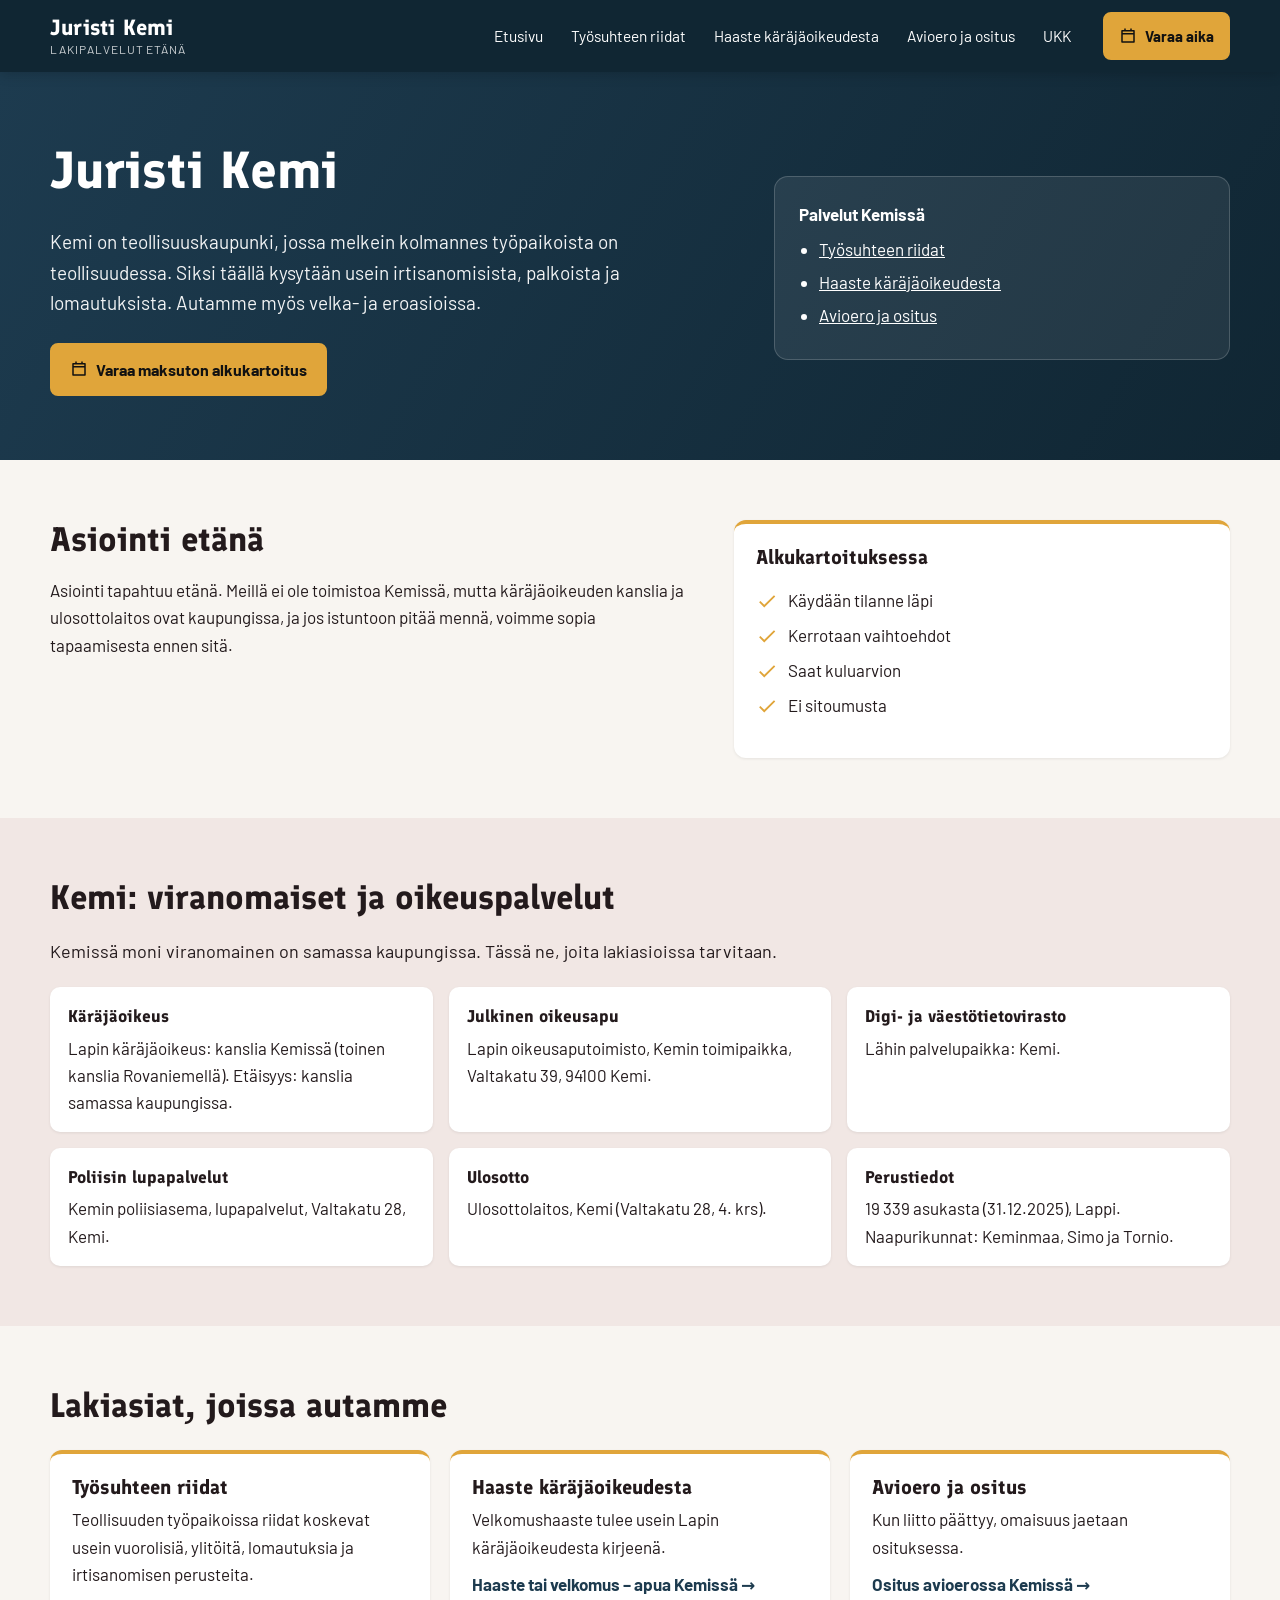
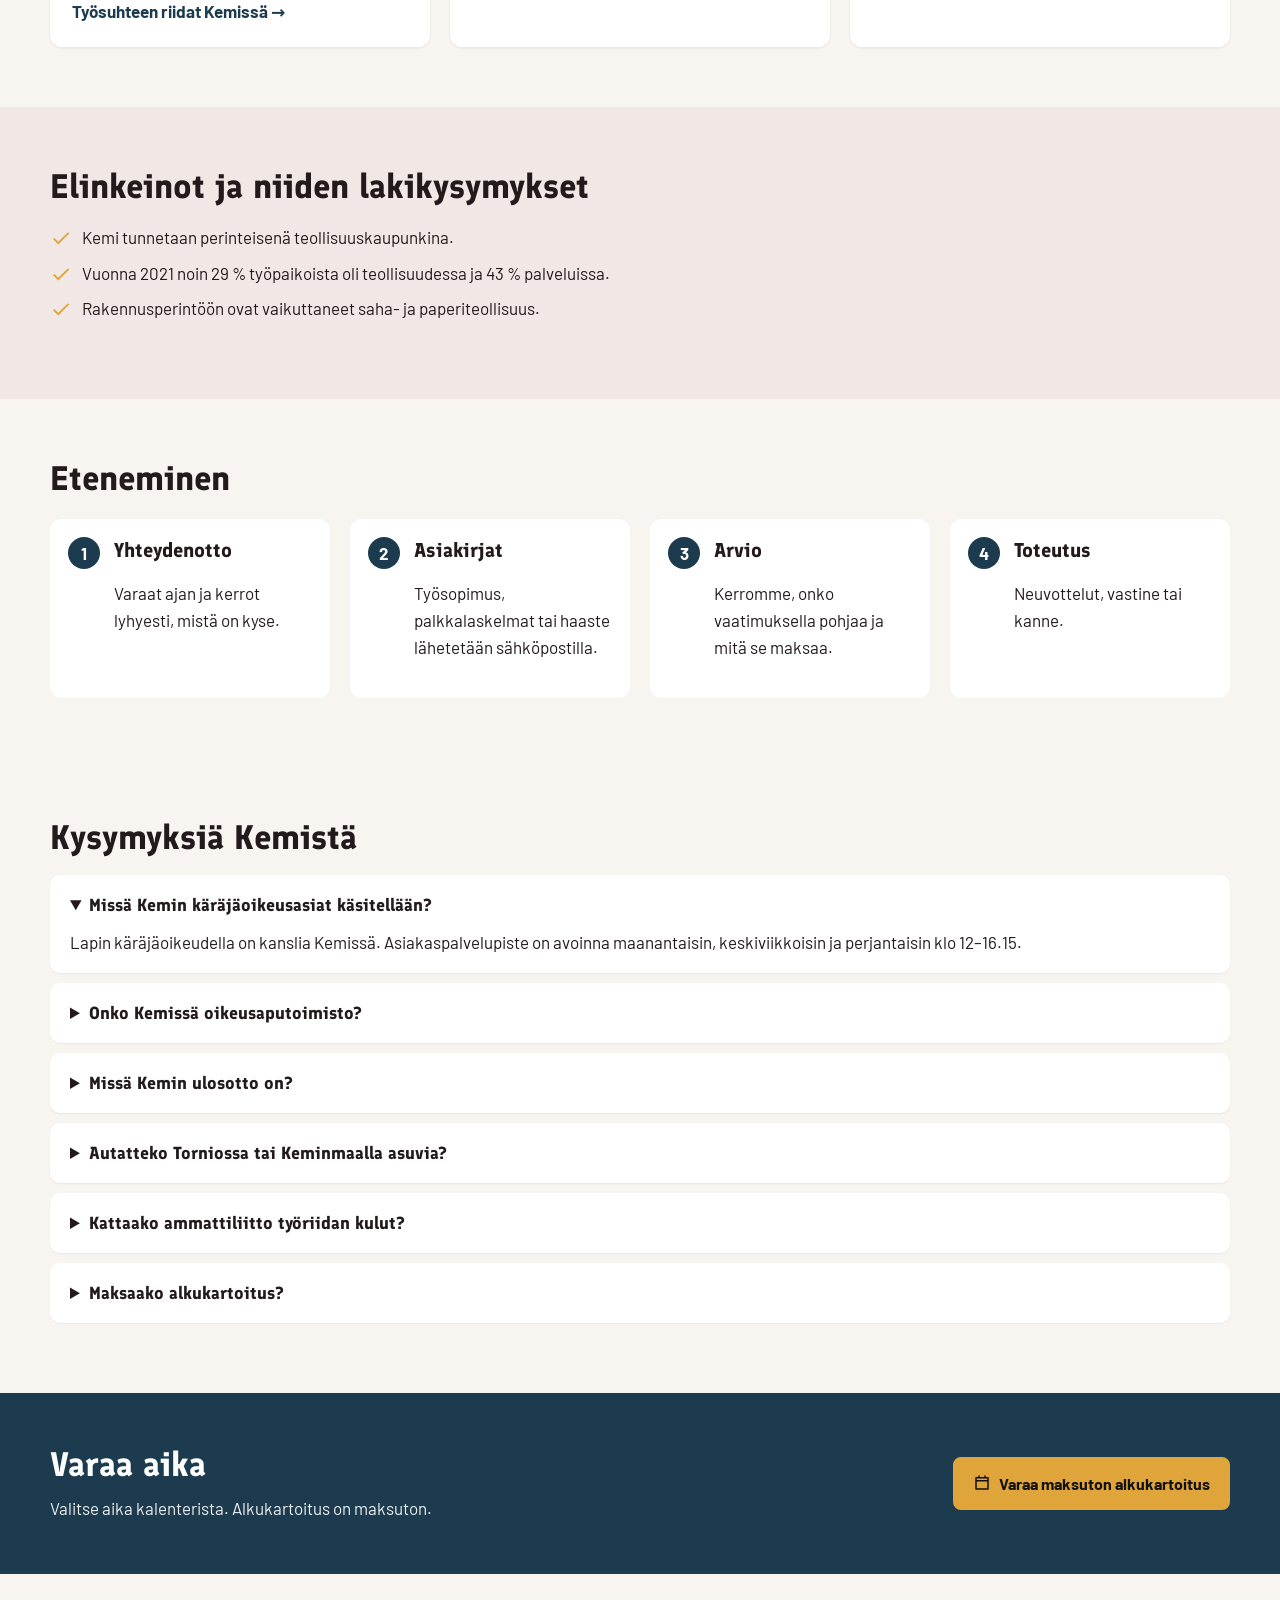
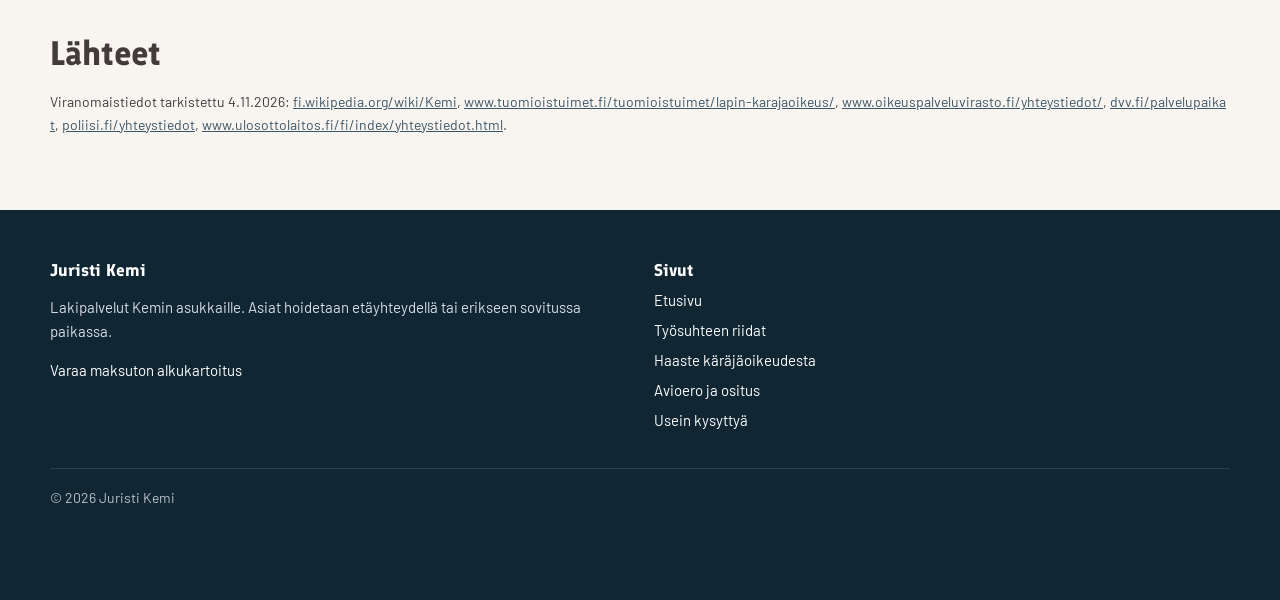
<file: index.html>
<!doctype html>
<html lang="fi">
<head>
<meta charset="utf-8">
<meta name="viewport" content="width=device-width,initial-scale=1">
<title>Juristi Kemi | Työsuhde, velat ja ero</title>
<meta name="description" content="Juristi Kemi: työsuhderiidat, haasteet ja avioeron ositus etäpalveluna. Varaa maksuton alkukartoitus ajanvarauksesta.">
<meta name="robots" content="index,follow">
<link rel="canonical" href="https://arttu475-cpu.github.io/juristi-kemi/">
<meta property="og:type" content="website">
<meta property="og:locale" content="fi_FI">
<meta property="og:site_name" content="Juristi Kemi">
<meta property="og:title" content="Juristi Kemi | Työsuhde, velat ja ero">
<meta property="og:description" content="Juristi Kemi: työsuhderiidat, haasteet ja avioeron ositus etäpalveluna. Varaa maksuton alkukartoitus ajanvarauksesta.">
<meta property="og:url" content="https://arttu475-cpu.github.io/juristi-kemi/">
<meta name="theme-color" content="#102633">
<link rel="stylesheet" href="./_f/fontit.css">
<link rel="stylesheet" href="./_f/tyyli.css">
<script type="application/ld+json">{"@context":"https://schema.org","@graph":[{"@type":"WebSite","@id":"https://arttu475-cpu.github.io/juristi-kemi/#website","url":"https://arttu475-cpu.github.io/juristi-kemi/","name":"Juristi Kemi","inLanguage":"fi"},{"@type":"LegalService","@id":"https://arttu475-cpu.github.io/juristi-kemi/#palvelu","name":"Juristi Kemi","url":"https://arttu475-cpu.github.io/juristi-kemi/","description":"Juristi Kemi: työsuhderiidat, haasteet ja avioeron ositus etäpalveluna. Varaa maksuton alkukartoitus ajanvarauksesta.","areaServed":{"@type":"City","name":"Kemi","sameAs":"https://fi.wikipedia.org/wiki/Kemi"},"knowsAbout":["Työsuhteen riidat","Haaste käräjäoikeudesta","Avioero ja ositus"],"potentialAction":{"@type":"ReserveAction","name":"Varaa maksuton alkukartoitus","target":"https://calendly.com/lakiasiantoimisto-helsinki/lakitoimiston-alkukartoitus"}},{"@type":"WebPage","@id":"https://arttu475-cpu.github.io/juristi-kemi/#webpage","url":"https://arttu475-cpu.github.io/juristi-kemi/","name":"Juristi Kemi | Työsuhde, velat ja ero","description":"Juristi Kemi: työsuhderiidat, haasteet ja avioeron ositus etäpalveluna. Varaa maksuton alkukartoitus ajanvarauksesta.","inLanguage":"fi","isPartOf":{"@id":"https://arttu475-cpu.github.io/juristi-kemi/#website"},"about":{"@id":"https://arttu475-cpu.github.io/juristi-kemi/#palvelu"},"dateModified":"2026-11-04"},{"@type":"FAQPage","@id":"https://arttu475-cpu.github.io/juristi-kemi/#ukk","mainEntity":[{"@type":"Question","name":"Missä Kemin käräjäoikeusasiat käsitellään?","acceptedAnswer":{"@type":"Answer","text":"Lapin käräjäoikeudella on kanslia Kemissä. Asiakaspalvelupiste on avoinna maanantaisin, keskiviikkoisin ja perjantaisin klo 12–16.15."}},{"@type":"Question","name":"Onko Kemissä oikeusaputoimisto?","acceptedAnswer":{"@type":"Answer","text":"On. Lapin oikeusaputoimiston Kemin toimipaikka on Valtakadulla."}},{"@type":"Question","name":"Missä Kemin ulosotto on?","acceptedAnswer":{"@type":"Answer","text":"Ulosottolaitoksen Kemin toimipaikka on osoitteessa Valtakatu 28."}},{"@type":"Question","name":"Autatteko Torniossa tai Keminmaalla asuvia?","acceptedAnswer":{"@type":"Answer","text":"Kyllä, palvelu on etäpalvelua eikä riipu asuinkunnasta."}},{"@type":"Question","name":"Kattaako ammattiliitto työriidan kulut?","acceptedAnswer":{"@type":"Answer","text":"Jos kuulut liittoon, selvitämme ensin, kattaako liiton oikeusturva asian."}},{"@type":"Question","name":"Maksaako alkukartoitus?","acceptedAnswer":{"@type":"Answer","text":"Ei. Saat siinä arvion jatkosta ja kuluista."}}]}]}</script>
</head>
<body>
<header class="hd"><div class="w"><a class="brand" href="./"><b>Juristi Kemi</b><small>Lakipalvelut etänä</small></a><input type="checkbox" id="mt" class="mt" aria-label="Avaa valikko"><label for="mt" class="mtl">Valikko</label>
<nav class="nav" aria-label="Päävalikko"><a href="./">Etusivu</a><a href="./tyosuhde/">Työsuhteen riidat</a><a href="./haaste/">Haaste käräjäoikeudesta</a><a href="./avioero-ja-ositus/">Avioero ja ositus</a><a href="./ukk/">UKK</a></nav>
<a class="btn hbtn" href="https://calendly.com/lakiasiantoimisto-helsinki/lakitoimiston-alkukartoitus" target="_blank" rel="noopener"><svg viewBox="0 0 24 24" width="18" height="18" aria-hidden="true"><path fill="currentColor" d="M7 2h2v2h6V2h2v2h3a1 1 0 0 1 1 1v15a1 1 0 0 1-1 1H4a1 1 0 0 1-1-1V5a1 1 0 0 1 1-1h3zm12 8H5v9h14zM5 8h14V6H5z"/></svg>Varaa aika</a></div>
</header>
<main>

<section class="hero"><div class="w"><div><h1>Juristi Kemi</h1><p class="l">Kemi on teollisuuskaupunki, jossa melkein kolmannes työpaikoista on teollisuudessa. Siksi täällä kysytään usein irtisanomisista, palkoista ja lomautuksista. Autamme myös velka- ja eroasioissa.</p><div class="napit"><a class="btn" href="https://calendly.com/lakiasiantoimisto-helsinki/lakitoimiston-alkukartoitus" target="_blank" rel="noopener"><svg viewBox="0 0 24 24" width="18" height="18" aria-hidden="true"><path fill="currentColor" d="M7 2h2v2h6V2h2v2h3a1 1 0 0 1 1 1v15a1 1 0 0 1-1 1H4a1 1 0 0 1-1-1V5a1 1 0 0 1 1-1h3zm12 8H5v9h14zM5 8h14V6H5z"/></svg>Varaa maksuton alkukartoitus</a></div></div><div class="kortti"><b>Palvelut Kemissä</b><ul><li><a style="color:#fff" href="./tyosuhde/">Työsuhteen riidat</a></li><li><a style="color:#fff" href="./haaste/">Haaste käräjäoikeudesta</a></li><li><a style="color:#fff" href="./avioero-ja-ositus/">Avioero ja ositus</a></li></ul></div></div></section>
<section class="sec"><div class="w two"><div><h2>Asiointi etänä</h2><p>Asiointi tapahtuu etänä. Meillä ei ole toimistoa Kemissä, mutta käräjäoikeuden kanslia ja ulosottolaitos ovat kaupungissa, ja jos istuntoon pitää mennä, voimme sopia tapaamisesta ennen sitä.</p></div><div class="card"><h3>Alkukartoituksessa</h3><ul class="list"><li><svg viewBox="0 0 24 24" width="22" height="22" aria-hidden="true"><path fill="currentColor" d="M9 16.2 4.8 12l-1.4 1.4L9 19 21 7l-1.4-1.4z"/></svg><span>Käydään tilanne läpi</span></li><li><svg viewBox="0 0 24 24" width="22" height="22" aria-hidden="true"><path fill="currentColor" d="M9 16.2 4.8 12l-1.4 1.4L9 19 21 7l-1.4-1.4z"/></svg><span>Kerrotaan vaihtoehdot</span></li><li><svg viewBox="0 0 24 24" width="22" height="22" aria-hidden="true"><path fill="currentColor" d="M9 16.2 4.8 12l-1.4 1.4L9 19 21 7l-1.4-1.4z"/></svg><span>Saat kuluarvion</span></li><li><svg viewBox="0 0 24 24" width="22" height="22" aria-hidden="true"><path fill="currentColor" d="M9 16.2 4.8 12l-1.4 1.4L9 19 21 7l-1.4-1.4z"/></svg><span>Ei sitoumusta</span></li></ul></div></div></section>
<section class="sec alt"><div class="w"><h2>Kemi: viranomaiset ja oikeuspalvelut</h2><p class="lead">Kemissä moni viranomainen on samassa kaupungissa. Tässä ne, joita lakiasioissa tarvitaan.</p><div class="fakta"><div><b>Käräjäoikeus</b>Lapin käräjäoikeus: kanslia Kemissä (toinen kanslia Rovaniemellä). Etäisyys: kanslia samassa kaupungissa.</div><div><b>Julkinen oikeusapu</b>Lapin oikeusaputoimisto, Kemin toimipaikka, Valtakatu 39, 94100 Kemi.</div><div><b>Digi- ja väestötietovirasto</b>Lähin palvelupaikka: Kemi.</div><div><b>Poliisin lupapalvelut</b>Kemin poliisiasema, lupapalvelut, Valtakatu 28, Kemi.</div><div><b>Ulosotto</b>Ulosottolaitos, Kemi (Valtakatu 28, 4. krs).</div><div><b>Perustiedot</b>19 339 asukasta (31.12.2025), Lappi. Naapurikunnat: Keminmaa, Simo ja Tornio.</div></div></div></section>
<section class="sec"><div class="w"><h2>Lakiasiat, joissa autamme</h2><div class="grid"><div class="card"><h3>Työsuhteen riidat</h3><p>Teollisuuden työpaikoissa riidat koskevat usein vuorolisiä, ylitöitä, lomautuksia ja irtisanomisen perusteita.</p><a class="more" href="./tyosuhde/">Työsuhteen riidat Kemissä →</a></div><div class="card"><h3>Haaste käräjäoikeudesta</h3><p>Velkomushaaste tulee usein Lapin käräjäoikeudesta kirjeenä.</p><a class="more" href="./haaste/">Haaste tai velkomus – apua Kemissä →</a></div><div class="card"><h3>Avioero ja ositus</h3><p>Kun liitto päättyy, omaisuus jaetaan osituksessa.</p><a class="more" href="./avioero-ja-ositus/">Ositus avioerossa Kemissä →</a></div></div></div></section>
<section class="sec alt"><div class="w"><h2>Elinkeinot ja niiden lakikysymykset</h2><ul class="list"><li><svg viewBox="0 0 24 24" width="22" height="22" aria-hidden="true"><path fill="currentColor" d="M9 16.2 4.8 12l-1.4 1.4L9 19 21 7l-1.4-1.4z"/></svg><span>Kemi tunnetaan perinteisenä teollisuuskaupunkina.</span></li><li><svg viewBox="0 0 24 24" width="22" height="22" aria-hidden="true"><path fill="currentColor" d="M9 16.2 4.8 12l-1.4 1.4L9 19 21 7l-1.4-1.4z"/></svg><span>Vuonna 2021 noin 29 % työpaikoista oli teollisuudessa ja 43 % palveluissa.</span></li><li><svg viewBox="0 0 24 24" width="22" height="22" aria-hidden="true"><path fill="currentColor" d="M9 16.2 4.8 12l-1.4 1.4L9 19 21 7l-1.4-1.4z"/></svg><span>Rakennusperintöön ovat vaikuttaneet saha- ja paperiteollisuus.</span></li></ul></div></section>
<section class="sec"><div class="w"><h2>Eteneminen</h2><div class="steps"><div><h3>Yhteydenotto</h3><p>Varaat ajan ja kerrot lyhyesti, mistä on kyse.</p></div><div><h3>Asiakirjat</h3><p>Työsopimus, palkkalaskelmat tai haaste lähetetään sähköpostilla.</p></div><div><h3>Arvio</h3><p>Kerromme, onko vaatimuksella pohjaa ja mitä se maksaa.</p></div><div><h3>Toteutus</h3><p>Neuvottelut, vastine tai kanne.</p></div></div></div></section>
<section class="sec"><div class="w"><div class="ukk"><h2>Kysymyksiä Kemistä</h2><details open><summary>Missä Kemin käräjäoikeusasiat käsitellään?</summary><p>Lapin käräjäoikeudella on kanslia Kemissä. Asiakaspalvelupiste on avoinna maanantaisin, keskiviikkoisin ja perjantaisin klo 12–16.15.</p></details>
<details><summary>Onko Kemissä oikeusaputoimisto?</summary><p>On. Lapin oikeusaputoimiston Kemin toimipaikka on Valtakadulla.</p></details>
<details><summary>Missä Kemin ulosotto on?</summary><p>Ulosottolaitoksen Kemin toimipaikka on osoitteessa Valtakatu 28.</p></details>
<details><summary>Autatteko Torniossa tai Keminmaalla asuvia?</summary><p>Kyllä, palvelu on etäpalvelua eikä riipu asuinkunnasta.</p></details>
<details><summary>Kattaako ammattiliitto työriidan kulut?</summary><p>Jos kuulut liittoon, selvitämme ensin, kattaako liiton oikeusturva asian.</p></details>
<details><summary>Maksaako alkukartoitus?</summary><p>Ei. Saat siinä arvion jatkosta ja kuluista.</p></details></div></div></section>
<section class="cta"><div class="w"><div><h2>Varaa aika</h2><p>Valitse aika kalenterista. Alkukartoitus on maksuton.</p></div><div class="napit"><a class="btn" href="https://calendly.com/lakiasiantoimisto-helsinki/lakitoimiston-alkukartoitus" target="_blank" rel="noopener"><svg viewBox="0 0 24 24" width="18" height="18" aria-hidden="true"><path fill="currentColor" d="M7 2h2v2h6V2h2v2h3a1 1 0 0 1 1 1v15a1 1 0 0 1-1 1H4a1 1 0 0 1-1-1V5a1 1 0 0 1 1-1h3zm12 8H5v9h14zM5 8h14V6H5z"/></svg>Varaa maksuton alkukartoitus</a></div></div></section>
<section class="sec"><div class="w lahteet"><h2>Lähteet</h2><p>Viranomaistiedot tarkistettu 4.11.2026: <a href="https://fi.wikipedia.org/wiki/Kemi" rel="noopener">fi.wikipedia.org/wiki/Kemi</a>, <a href="https://www.tuomioistuimet.fi/tuomioistuimet/lapin-karajaoikeus/" rel="noopener">www.tuomioistuimet.fi/tuomioistuimet/lapin-karajaoikeus/</a>, <a href="https://www.oikeuspalveluvirasto.fi/yhteystiedot/" rel="noopener">www.oikeuspalveluvirasto.fi/yhteystiedot/</a>, <a href="https://dvv.fi/palvelupaikat" rel="noopener">dvv.fi/palvelupaikat</a>, <a href="https://poliisi.fi/yhteystiedot" rel="noopener">poliisi.fi/yhteystiedot</a>, <a href="https://www.ulosottolaitos.fi/fi/index/yhteystiedot.html" rel="noopener">www.ulosottolaitos.fi/fi/index/yhteystiedot.html</a>.</p></div></section>
</main>
<footer class="ft"><div class="w"><div class="cols">
<div><h3>Juristi Kemi</h3><p>Lakipalvelut Kemin asukkaille. Asiat hoidetaan etäyhteydellä tai erikseen sovitussa paikassa.</p><p><a href="https://calendly.com/lakiasiantoimisto-helsinki/lakitoimiston-alkukartoitus" target="_blank" rel="noopener">Varaa maksuton alkukartoitus</a></p></div>
<div><h3>Sivut</h3><ul><li><a href="./">Etusivu</a></li><li><a href="./tyosuhde/">Työsuhteen riidat</a></li><li><a href="./haaste/">Haaste käräjäoikeudesta</a></li><li><a href="./avioero-ja-ositus/">Avioero ja ositus</a></li><li><a href="./ukk/">Usein kysyttyä</a></li></ul></div>
</div><div class="pohja">© 2026 Juristi Kemi</div></div></footer>
<div class="palkki"><a class="btn o" style="color:#fff" href="https://calendly.com/lakiasiantoimisto-helsinki/lakitoimiston-alkukartoitus" target="_blank" rel="noopener"><svg viewBox="0 0 24 24" width="18" height="18" aria-hidden="true"><path fill="currentColor" d="M7 2h2v2h6V2h2v2h3a1 1 0 0 1 1 1v15a1 1 0 0 1-1 1H4a1 1 0 0 1-1-1V5a1 1 0 0 1 1-1h3zm12 8H5v9h14zM5 8h14V6H5z"/></svg>Varaa maksuton alkukartoitus</a></div>
</body>
</html>
</file>
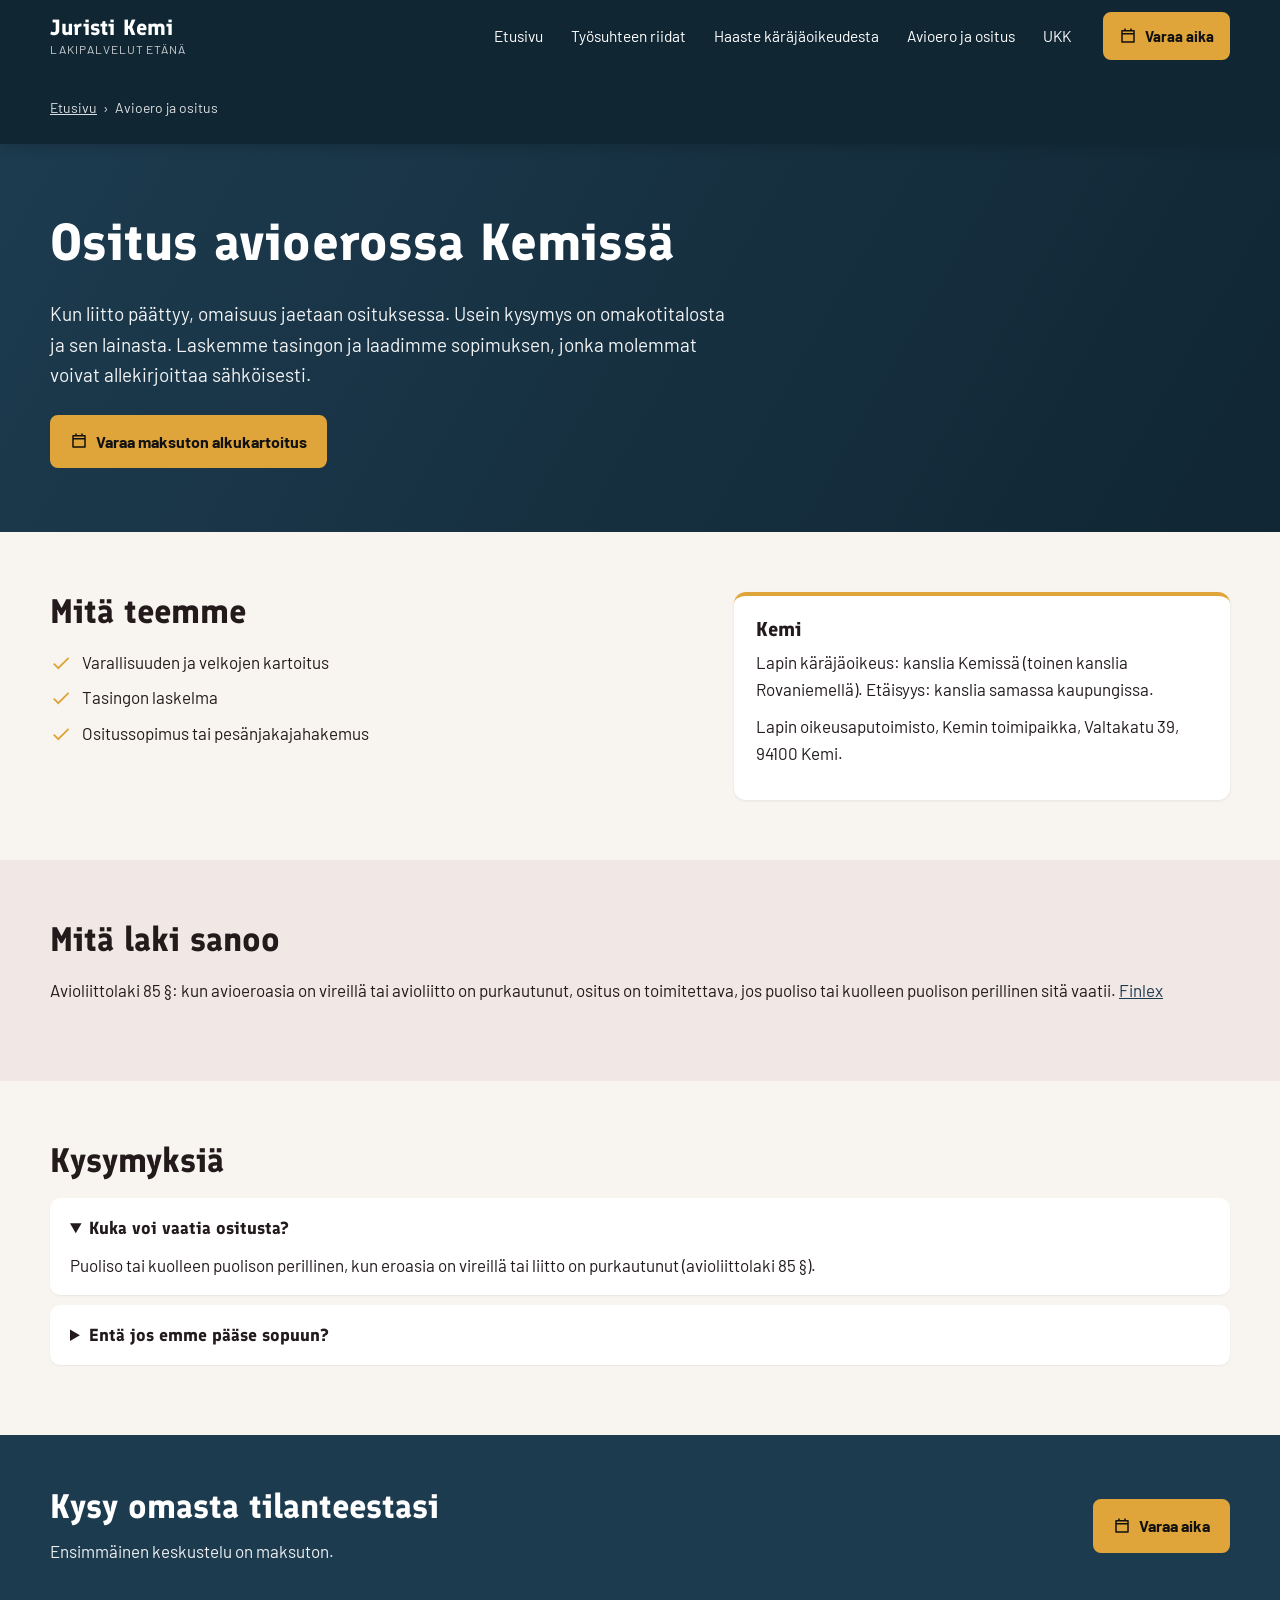
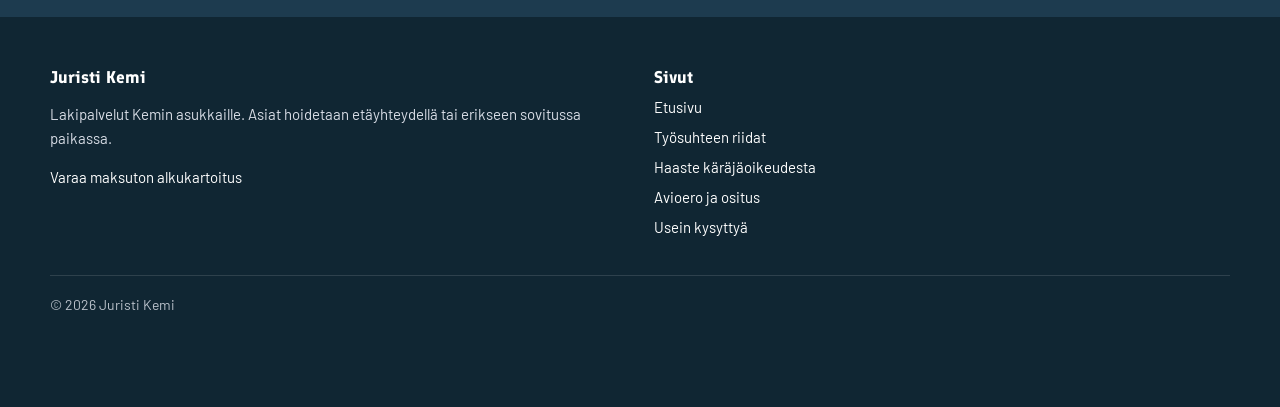
<file: avioero-ja-ositus/index.html>
<!doctype html>
<html lang="fi">
<head>
<meta charset="utf-8">
<meta name="viewport" content="width=device-width,initial-scale=1">
<title>Ositus avioerossa Kemissä | Juristi Kemi</title>
<meta name="description" content="Kun liitto päättyy, omaisuus jaetaan osituksessa. Varaa maksuton alkukartoitus.">
<meta name="robots" content="index,follow">
<link rel="canonical" href="https://arttu475-cpu.github.io/juristi-kemi/avioero-ja-ositus/">
<meta property="og:type" content="website">
<meta property="og:locale" content="fi_FI">
<meta property="og:site_name" content="Juristi Kemi">
<meta property="og:title" content="Ositus avioerossa Kemissä | Juristi Kemi">
<meta property="og:description" content="Kun liitto päättyy, omaisuus jaetaan osituksessa. Varaa maksuton alkukartoitus.">
<meta property="og:url" content="https://arttu475-cpu.github.io/juristi-kemi/avioero-ja-ositus/">
<meta name="theme-color" content="#102633">
<link rel="stylesheet" href="../_f/fontit.css">
<link rel="stylesheet" href="../_f/tyyli.css">
<script type="application/ld+json">{"@context":"https://schema.org","@graph":[{"@type":"WebSite","@id":"https://arttu475-cpu.github.io/juristi-kemi/#website","url":"https://arttu475-cpu.github.io/juristi-kemi/","name":"Juristi Kemi","inLanguage":"fi"},{"@type":"LegalService","@id":"https://arttu475-cpu.github.io/juristi-kemi/#palvelu","name":"Juristi Kemi","url":"https://arttu475-cpu.github.io/juristi-kemi/","description":"Juristi Kemi: työsuhderiidat, haasteet ja avioeron ositus etäpalveluna. Varaa maksuton alkukartoitus ajanvarauksesta.","areaServed":{"@type":"City","name":"Kemi","sameAs":"https://fi.wikipedia.org/wiki/Kemi"},"knowsAbout":["Työsuhteen riidat","Haaste käräjäoikeudesta","Avioero ja ositus"],"potentialAction":{"@type":"ReserveAction","name":"Varaa maksuton alkukartoitus","target":"https://calendly.com/lakiasiantoimisto-helsinki/lakitoimiston-alkukartoitus"}},{"@type":"WebPage","@id":"https://arttu475-cpu.github.io/juristi-kemi/avioero-ja-ositus/#webpage","url":"https://arttu475-cpu.github.io/juristi-kemi/avioero-ja-ositus/","name":"Ositus avioerossa Kemissä | Juristi Kemi","description":"Kun liitto päättyy, omaisuus jaetaan osituksessa. Varaa maksuton alkukartoitus.","inLanguage":"fi","isPartOf":{"@id":"https://arttu475-cpu.github.io/juristi-kemi/#website"},"about":{"@id":"https://arttu475-cpu.github.io/juristi-kemi/#palvelu"},"dateModified":"2026-11-04"},{"@type":"FAQPage","@id":"https://arttu475-cpu.github.io/juristi-kemi/avioero-ja-ositus/#ukk","mainEntity":[{"@type":"Question","name":"Kuka voi vaatia ositusta?","acceptedAnswer":{"@type":"Answer","text":"Puoliso tai kuolleen puolison perillinen, kun eroasia on vireillä tai liitto on purkautunut (avioliittolaki 85 §)."}},{"@type":"Question","name":"Entä jos emme pääse sopuun?","acceptedAnswer":{"@type":"Answer","text":"Käräjäoikeus voi määrätä pesänjakajan toimittamaan osituksen."}}]},{"@type":"Service","name":"Ositus avioerossa Kemissä","serviceType":"Avioero ja ositus","provider":{"@id":"https://arttu475-cpu.github.io/juristi-kemi/#palvelu"},"areaServed":{"@type":"City","name":"Kemi"}},{"@type":"BreadcrumbList","itemListElement":[{"@type":"ListItem","position":1,"name":"Etusivu","item":"https://arttu475-cpu.github.io/juristi-kemi/"},{"@type":"ListItem","position":2,"name":"Avioero ja ositus","item":"https://arttu475-cpu.github.io/juristi-kemi/avioero-ja-ositus/"}]}]}</script>
</head>
<body>
<header class="hd"><div class="w"><a class="brand" href="../"><b>Juristi Kemi</b><small>Lakipalvelut etänä</small></a><input type="checkbox" id="mt" class="mt" aria-label="Avaa valikko"><label for="mt" class="mtl">Valikko</label>
<nav class="nav" aria-label="Päävalikko"><a href="../">Etusivu</a><a href="../tyosuhde/">Työsuhteen riidat</a><a href="../haaste/">Haaste käräjäoikeudesta</a><a href="../avioero-ja-ositus/">Avioero ja ositus</a><a href="../ukk/">UKK</a></nav>
<a class="btn hbtn" href="https://calendly.com/lakiasiantoimisto-helsinki/lakitoimiston-alkukartoitus" target="_blank" rel="noopener"><svg viewBox="0 0 24 24" width="18" height="18" aria-hidden="true"><path fill="currentColor" d="M7 2h2v2h6V2h2v2h3a1 1 0 0 1 1 1v15a1 1 0 0 1-1 1H4a1 1 0 0 1-1-1V5a1 1 0 0 1 1-1h3zm12 8H5v9h14zM5 8h14V6H5z"/></svg>Varaa aika</a></div>
<div class="w"><nav class="crumb" aria-label="Murupolku"><ol><li><a href="../">Etusivu</a></li><li aria-current="page">Avioero ja ositus</li></ol></nav></div></header>
<main>

<section class="hero"><div class="w"><div><h1>Ositus avioerossa Kemissä</h1><p class="l">Kun liitto päättyy, omaisuus jaetaan osituksessa. Usein kysymys on omakotitalosta ja sen lainasta. Laskemme tasingon ja laadimme sopimuksen, jonka molemmat voivat allekirjoittaa sähköisesti.</p><div class="napit"><a class="btn" href="https://calendly.com/lakiasiantoimisto-helsinki/lakitoimiston-alkukartoitus" target="_blank" rel="noopener"><svg viewBox="0 0 24 24" width="18" height="18" aria-hidden="true"><path fill="currentColor" d="M7 2h2v2h6V2h2v2h3a1 1 0 0 1 1 1v15a1 1 0 0 1-1 1H4a1 1 0 0 1-1-1V5a1 1 0 0 1 1-1h3zm12 8H5v9h14zM5 8h14V6H5z"/></svg>Varaa maksuton alkukartoitus</a></div></div></div></section>
<section class="sec"><div class="w two"><div><h2>Mitä teemme</h2><ul class="list"><li><svg viewBox="0 0 24 24" width="22" height="22" aria-hidden="true"><path fill="currentColor" d="M9 16.2 4.8 12l-1.4 1.4L9 19 21 7l-1.4-1.4z"/></svg><span>Varallisuuden ja velkojen kartoitus</span></li><li><svg viewBox="0 0 24 24" width="22" height="22" aria-hidden="true"><path fill="currentColor" d="M9 16.2 4.8 12l-1.4 1.4L9 19 21 7l-1.4-1.4z"/></svg><span>Tasingon laskelma</span></li><li><svg viewBox="0 0 24 24" width="22" height="22" aria-hidden="true"><path fill="currentColor" d="M9 16.2 4.8 12l-1.4 1.4L9 19 21 7l-1.4-1.4z"/></svg><span>Ositussopimus tai pesänjakajahakemus</span></li></ul></div><div class="card"><h3>Kemi</h3><p>Lapin käräjäoikeus: kanslia Kemissä (toinen kanslia Rovaniemellä). Etäisyys: kanslia samassa kaupungissa.</p><p>Lapin oikeusaputoimisto, Kemin toimipaikka, Valtakatu 39, 94100 Kemi.</p></div></div></section>
<section class="sec alt"><div class="w"><h2>Mitä laki sanoo</h2><p>Avioliittolaki 85 §: kun avioeroasia on vireillä tai avioliitto on purkautunut, ositus on toimitettava, jos puoliso tai kuolleen puolison perillinen sitä vaatii. <a href="https://www.finlex.fi/fi/lainsaadanto/1929/234" rel="noopener">Finlex</a></p></div></section>
<section class="sec"><div class="w"><div class="ukk"><h2>Kysymyksiä</h2><details open><summary>Kuka voi vaatia ositusta?</summary><p>Puoliso tai kuolleen puolison perillinen, kun eroasia on vireillä tai liitto on purkautunut (avioliittolaki 85 §).</p></details>
<details><summary>Entä jos emme pääse sopuun?</summary><p>Käräjäoikeus voi määrätä pesänjakajan toimittamaan osituksen.</p></details></div></div></section>
<section class="cta"><div class="w"><div><h2>Kysy omasta tilanteestasi</h2><p>Ensimmäinen keskustelu on maksuton.</p></div><div class="napit"><a class="btn" href="https://calendly.com/lakiasiantoimisto-helsinki/lakitoimiston-alkukartoitus" target="_blank" rel="noopener"><svg viewBox="0 0 24 24" width="18" height="18" aria-hidden="true"><path fill="currentColor" d="M7 2h2v2h6V2h2v2h3a1 1 0 0 1 1 1v15a1 1 0 0 1-1 1H4a1 1 0 0 1-1-1V5a1 1 0 0 1 1-1h3zm12 8H5v9h14zM5 8h14V6H5z"/></svg>Varaa aika</a></div></div></section>
</main>
<footer class="ft"><div class="w"><div class="cols">
<div><h3>Juristi Kemi</h3><p>Lakipalvelut Kemin asukkaille. Asiat hoidetaan etäyhteydellä tai erikseen sovitussa paikassa.</p><p><a href="https://calendly.com/lakiasiantoimisto-helsinki/lakitoimiston-alkukartoitus" target="_blank" rel="noopener">Varaa maksuton alkukartoitus</a></p></div>
<div><h3>Sivut</h3><ul><li><a href="../">Etusivu</a></li><li><a href="../tyosuhde/">Työsuhteen riidat</a></li><li><a href="../haaste/">Haaste käräjäoikeudesta</a></li><li><a href="../avioero-ja-ositus/">Avioero ja ositus</a></li><li><a href="../ukk/">Usein kysyttyä</a></li></ul></div>
</div><div class="pohja">© 2026 Juristi Kemi</div></div></footer>
<div class="palkki"><a class="btn o" style="color:#fff" href="https://calendly.com/lakiasiantoimisto-helsinki/lakitoimiston-alkukartoitus" target="_blank" rel="noopener"><svg viewBox="0 0 24 24" width="18" height="18" aria-hidden="true"><path fill="currentColor" d="M7 2h2v2h6V2h2v2h3a1 1 0 0 1 1 1v15a1 1 0 0 1-1 1H4a1 1 0 0 1-1-1V5a1 1 0 0 1 1-1h3zm12 8H5v9h14zM5 8h14V6H5z"/></svg>Varaa maksuton alkukartoitus</a></div>
</body>
</html>
</file>
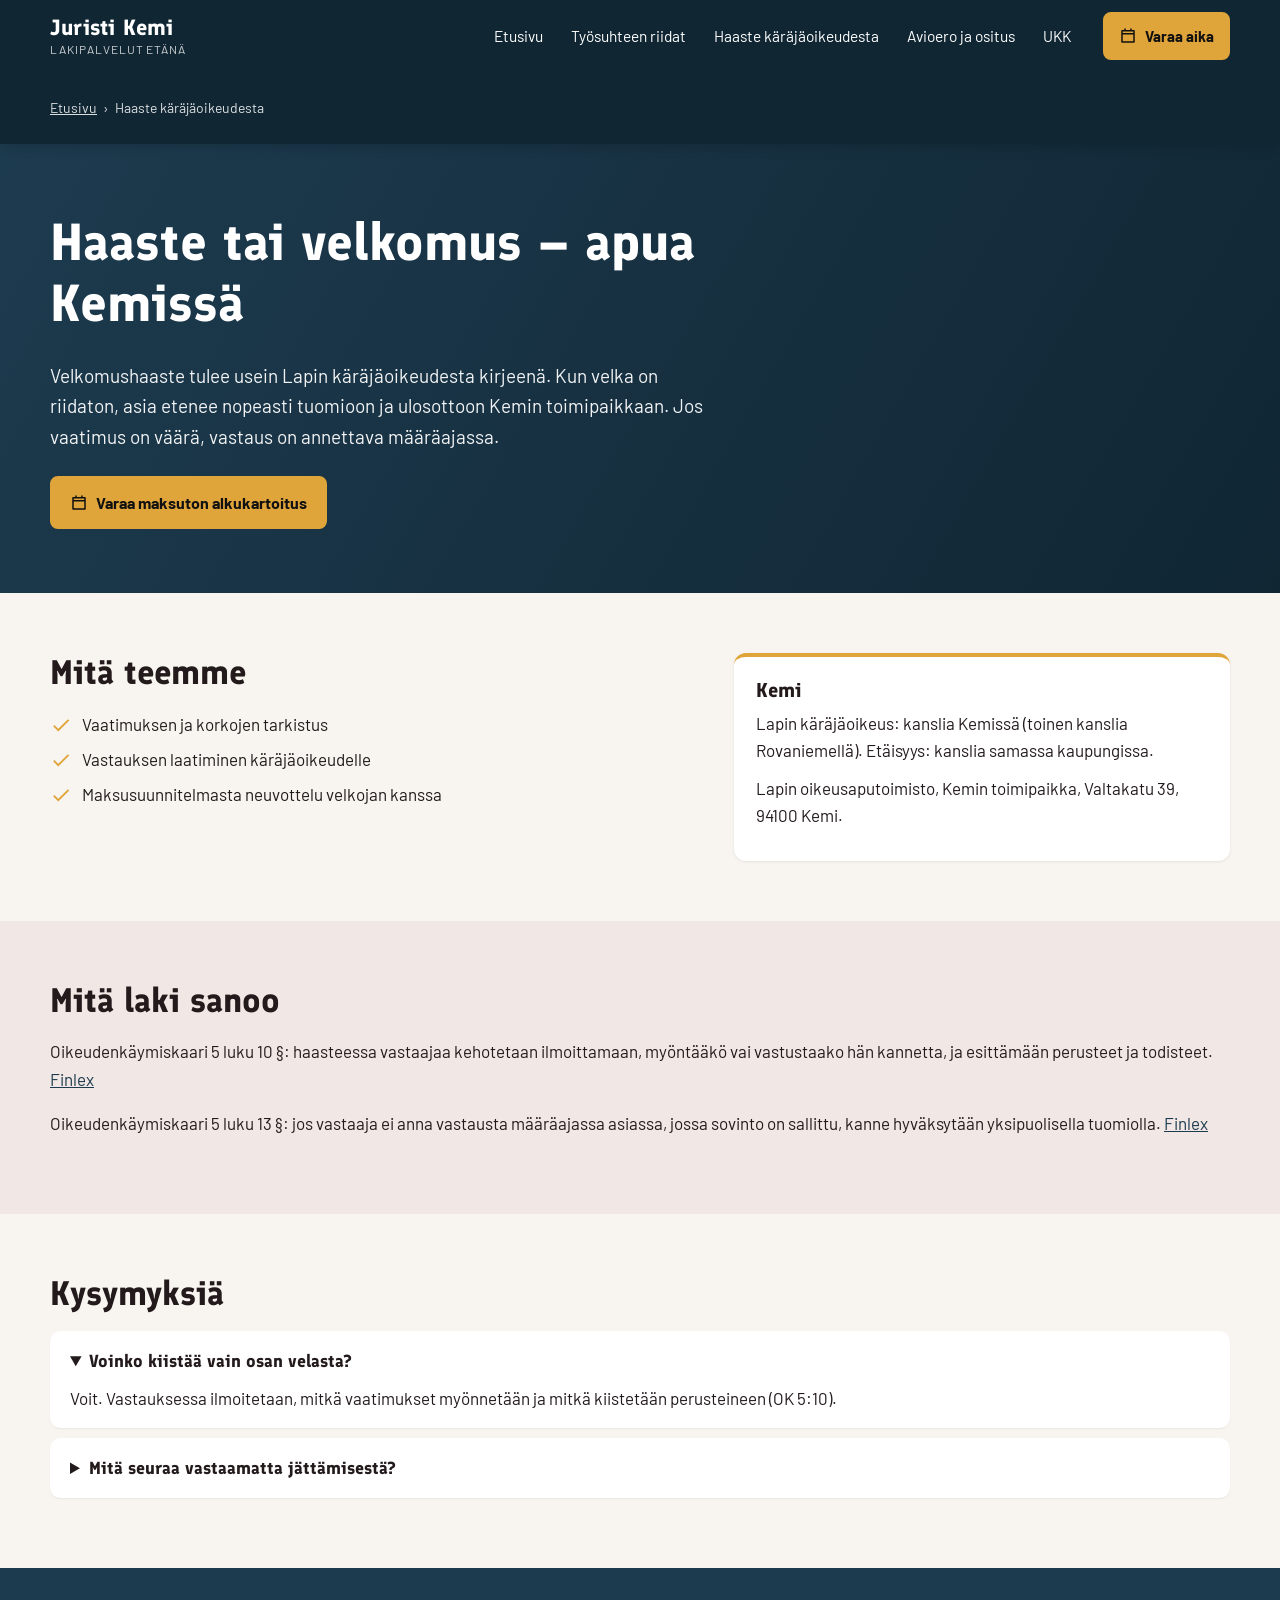
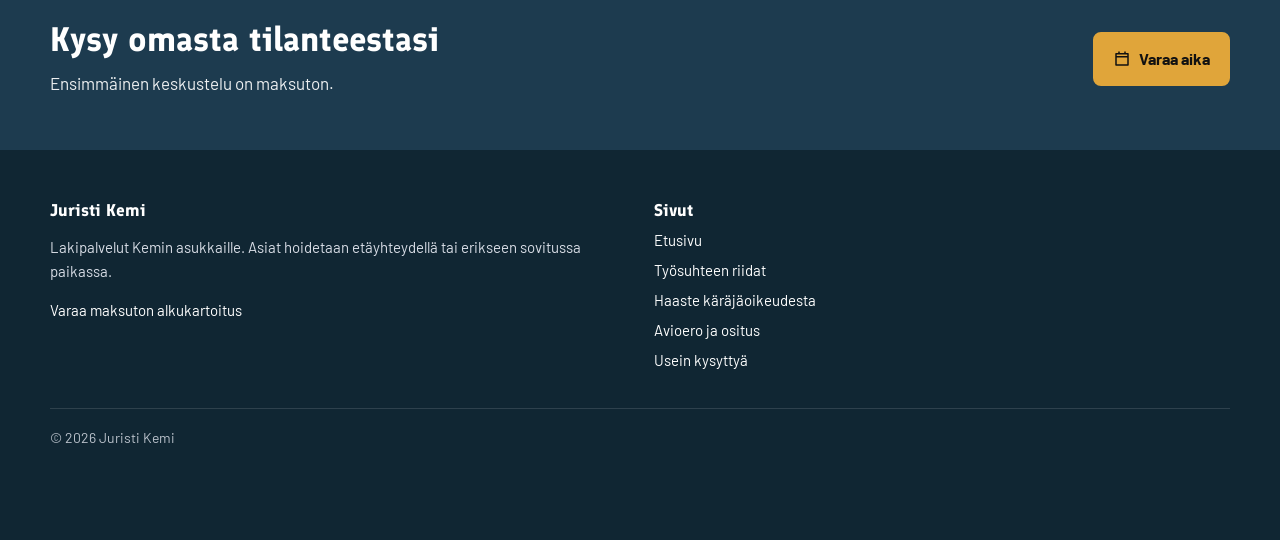
<file: haaste/index.html>
<!doctype html>
<html lang="fi">
<head>
<meta charset="utf-8">
<meta name="viewport" content="width=device-width,initial-scale=1">
<title>Haaste tai velkomus – apua Kemissä | Juristi Kemi</title>
<meta name="description" content="Velkomushaaste tulee usein Lapin käräjäoikeudesta kirjeenä. Varaa maksuton alkukartoitus.">
<meta name="robots" content="index,follow">
<link rel="canonical" href="https://arttu475-cpu.github.io/juristi-kemi/haaste/">
<meta property="og:type" content="website">
<meta property="og:locale" content="fi_FI">
<meta property="og:site_name" content="Juristi Kemi">
<meta property="og:title" content="Haaste tai velkomus – apua Kemissä | Juristi Kemi">
<meta property="og:description" content="Velkomushaaste tulee usein Lapin käräjäoikeudesta kirjeenä. Varaa maksuton alkukartoitus.">
<meta property="og:url" content="https://arttu475-cpu.github.io/juristi-kemi/haaste/">
<meta name="theme-color" content="#102633">
<link rel="stylesheet" href="../_f/fontit.css">
<link rel="stylesheet" href="../_f/tyyli.css">
<script type="application/ld+json">{"@context":"https://schema.org","@graph":[{"@type":"WebSite","@id":"https://arttu475-cpu.github.io/juristi-kemi/#website","url":"https://arttu475-cpu.github.io/juristi-kemi/","name":"Juristi Kemi","inLanguage":"fi"},{"@type":"LegalService","@id":"https://arttu475-cpu.github.io/juristi-kemi/#palvelu","name":"Juristi Kemi","url":"https://arttu475-cpu.github.io/juristi-kemi/","description":"Juristi Kemi: työsuhderiidat, haasteet ja avioeron ositus etäpalveluna. Varaa maksuton alkukartoitus ajanvarauksesta.","areaServed":{"@type":"City","name":"Kemi","sameAs":"https://fi.wikipedia.org/wiki/Kemi"},"knowsAbout":["Työsuhteen riidat","Haaste käräjäoikeudesta","Avioero ja ositus"],"potentialAction":{"@type":"ReserveAction","name":"Varaa maksuton alkukartoitus","target":"https://calendly.com/lakiasiantoimisto-helsinki/lakitoimiston-alkukartoitus"}},{"@type":"WebPage","@id":"https://arttu475-cpu.github.io/juristi-kemi/haaste/#webpage","url":"https://arttu475-cpu.github.io/juristi-kemi/haaste/","name":"Haaste tai velkomus – apua Kemissä | Juristi Kemi","description":"Velkomushaaste tulee usein Lapin käräjäoikeudesta kirjeenä. Varaa maksuton alkukartoitus.","inLanguage":"fi","isPartOf":{"@id":"https://arttu475-cpu.github.io/juristi-kemi/#website"},"about":{"@id":"https://arttu475-cpu.github.io/juristi-kemi/#palvelu"},"dateModified":"2026-11-04"},{"@type":"FAQPage","@id":"https://arttu475-cpu.github.io/juristi-kemi/haaste/#ukk","mainEntity":[{"@type":"Question","name":"Voinko kiistää vain osan velasta?","acceptedAnswer":{"@type":"Answer","text":"Voit. Vastauksessa ilmoitetaan, mitkä vaatimukset myönnetään ja mitkä kiistetään perusteineen (OK 5:10)."}},{"@type":"Question","name":"Mitä seuraa vastaamatta jättämisestä?","acceptedAnswer":{"@type":"Answer","text":"Kanne hyväksytään yleensä yksipuolisella tuomiolla (OK 5:13)."}}]},{"@type":"Service","name":"Haaste tai velkomus – apua Kemissä","serviceType":"Haaste käräjäoikeudesta","provider":{"@id":"https://arttu475-cpu.github.io/juristi-kemi/#palvelu"},"areaServed":{"@type":"City","name":"Kemi"}},{"@type":"BreadcrumbList","itemListElement":[{"@type":"ListItem","position":1,"name":"Etusivu","item":"https://arttu475-cpu.github.io/juristi-kemi/"},{"@type":"ListItem","position":2,"name":"Haaste käräjäoikeudesta","item":"https://arttu475-cpu.github.io/juristi-kemi/haaste/"}]}]}</script>
</head>
<body>
<header class="hd"><div class="w"><a class="brand" href="../"><b>Juristi Kemi</b><small>Lakipalvelut etänä</small></a><input type="checkbox" id="mt" class="mt" aria-label="Avaa valikko"><label for="mt" class="mtl">Valikko</label>
<nav class="nav" aria-label="Päävalikko"><a href="../">Etusivu</a><a href="../tyosuhde/">Työsuhteen riidat</a><a href="../haaste/">Haaste käräjäoikeudesta</a><a href="../avioero-ja-ositus/">Avioero ja ositus</a><a href="../ukk/">UKK</a></nav>
<a class="btn hbtn" href="https://calendly.com/lakiasiantoimisto-helsinki/lakitoimiston-alkukartoitus" target="_blank" rel="noopener"><svg viewBox="0 0 24 24" width="18" height="18" aria-hidden="true"><path fill="currentColor" d="M7 2h2v2h6V2h2v2h3a1 1 0 0 1 1 1v15a1 1 0 0 1-1 1H4a1 1 0 0 1-1-1V5a1 1 0 0 1 1-1h3zm12 8H5v9h14zM5 8h14V6H5z"/></svg>Varaa aika</a></div>
<div class="w"><nav class="crumb" aria-label="Murupolku"><ol><li><a href="../">Etusivu</a></li><li aria-current="page">Haaste käräjäoikeudesta</li></ol></nav></div></header>
<main>

<section class="hero"><div class="w"><div><h1>Haaste tai velkomus – apua Kemissä</h1><p class="l">Velkomushaaste tulee usein Lapin käräjäoikeudesta kirjeenä. Kun velka on riidaton, asia etenee nopeasti tuomioon ja ulosottoon Kemin toimipaikkaan. Jos vaatimus on väärä, vastaus on annettava määräajassa.</p><div class="napit"><a class="btn" href="https://calendly.com/lakiasiantoimisto-helsinki/lakitoimiston-alkukartoitus" target="_blank" rel="noopener"><svg viewBox="0 0 24 24" width="18" height="18" aria-hidden="true"><path fill="currentColor" d="M7 2h2v2h6V2h2v2h3a1 1 0 0 1 1 1v15a1 1 0 0 1-1 1H4a1 1 0 0 1-1-1V5a1 1 0 0 1 1-1h3zm12 8H5v9h14zM5 8h14V6H5z"/></svg>Varaa maksuton alkukartoitus</a></div></div></div></section>
<section class="sec"><div class="w two"><div><h2>Mitä teemme</h2><ul class="list"><li><svg viewBox="0 0 24 24" width="22" height="22" aria-hidden="true"><path fill="currentColor" d="M9 16.2 4.8 12l-1.4 1.4L9 19 21 7l-1.4-1.4z"/></svg><span>Vaatimuksen ja korkojen tarkistus</span></li><li><svg viewBox="0 0 24 24" width="22" height="22" aria-hidden="true"><path fill="currentColor" d="M9 16.2 4.8 12l-1.4 1.4L9 19 21 7l-1.4-1.4z"/></svg><span>Vastauksen laatiminen käräjäoikeudelle</span></li><li><svg viewBox="0 0 24 24" width="22" height="22" aria-hidden="true"><path fill="currentColor" d="M9 16.2 4.8 12l-1.4 1.4L9 19 21 7l-1.4-1.4z"/></svg><span>Maksusuunnitelmasta neuvottelu velkojan kanssa</span></li></ul></div><div class="card"><h3>Kemi</h3><p>Lapin käräjäoikeus: kanslia Kemissä (toinen kanslia Rovaniemellä). Etäisyys: kanslia samassa kaupungissa.</p><p>Lapin oikeusaputoimisto, Kemin toimipaikka, Valtakatu 39, 94100 Kemi.</p></div></div></section>
<section class="sec alt"><div class="w"><h2>Mitä laki sanoo</h2><p>Oikeudenkäymiskaari 5 luku 10 §: haasteessa vastaajaa kehotetaan ilmoittamaan, myöntääkö vai vastustaako hän kannetta, ja esittämään perusteet ja todisteet. <a href="https://www.finlex.fi/fi/lainsaadanto/1734/4" rel="noopener">Finlex</a></p><p>Oikeudenkäymiskaari 5 luku 13 §: jos vastaaja ei anna vastausta määräajassa asiassa, jossa sovinto on sallittu, kanne hyväksytään yksipuolisella tuomiolla. <a href="https://www.finlex.fi/fi/lainsaadanto/1734/4" rel="noopener">Finlex</a></p></div></section>
<section class="sec"><div class="w"><div class="ukk"><h2>Kysymyksiä</h2><details open><summary>Voinko kiistää vain osan velasta?</summary><p>Voit. Vastauksessa ilmoitetaan, mitkä vaatimukset myönnetään ja mitkä kiistetään perusteineen (OK 5:10).</p></details>
<details><summary>Mitä seuraa vastaamatta jättämisestä?</summary><p>Kanne hyväksytään yleensä yksipuolisella tuomiolla (OK 5:13).</p></details></div></div></section>
<section class="cta"><div class="w"><div><h2>Kysy omasta tilanteestasi</h2><p>Ensimmäinen keskustelu on maksuton.</p></div><div class="napit"><a class="btn" href="https://calendly.com/lakiasiantoimisto-helsinki/lakitoimiston-alkukartoitus" target="_blank" rel="noopener"><svg viewBox="0 0 24 24" width="18" height="18" aria-hidden="true"><path fill="currentColor" d="M7 2h2v2h6V2h2v2h3a1 1 0 0 1 1 1v15a1 1 0 0 1-1 1H4a1 1 0 0 1-1-1V5a1 1 0 0 1 1-1h3zm12 8H5v9h14zM5 8h14V6H5z"/></svg>Varaa aika</a></div></div></section>
</main>
<footer class="ft"><div class="w"><div class="cols">
<div><h3>Juristi Kemi</h3><p>Lakipalvelut Kemin asukkaille. Asiat hoidetaan etäyhteydellä tai erikseen sovitussa paikassa.</p><p><a href="https://calendly.com/lakiasiantoimisto-helsinki/lakitoimiston-alkukartoitus" target="_blank" rel="noopener">Varaa maksuton alkukartoitus</a></p></div>
<div><h3>Sivut</h3><ul><li><a href="../">Etusivu</a></li><li><a href="../tyosuhde/">Työsuhteen riidat</a></li><li><a href="../haaste/">Haaste käräjäoikeudesta</a></li><li><a href="../avioero-ja-ositus/">Avioero ja ositus</a></li><li><a href="../ukk/">Usein kysyttyä</a></li></ul></div>
</div><div class="pohja">© 2026 Juristi Kemi</div></div></footer>
<div class="palkki"><a class="btn o" style="color:#fff" href="https://calendly.com/lakiasiantoimisto-helsinki/lakitoimiston-alkukartoitus" target="_blank" rel="noopener"><svg viewBox="0 0 24 24" width="18" height="18" aria-hidden="true"><path fill="currentColor" d="M7 2h2v2h6V2h2v2h3a1 1 0 0 1 1 1v15a1 1 0 0 1-1 1H4a1 1 0 0 1-1-1V5a1 1 0 0 1 1-1h3zm12 8H5v9h14zM5 8h14V6H5z"/></svg>Varaa maksuton alkukartoitus</a></div>
</body>
</html>
</file>
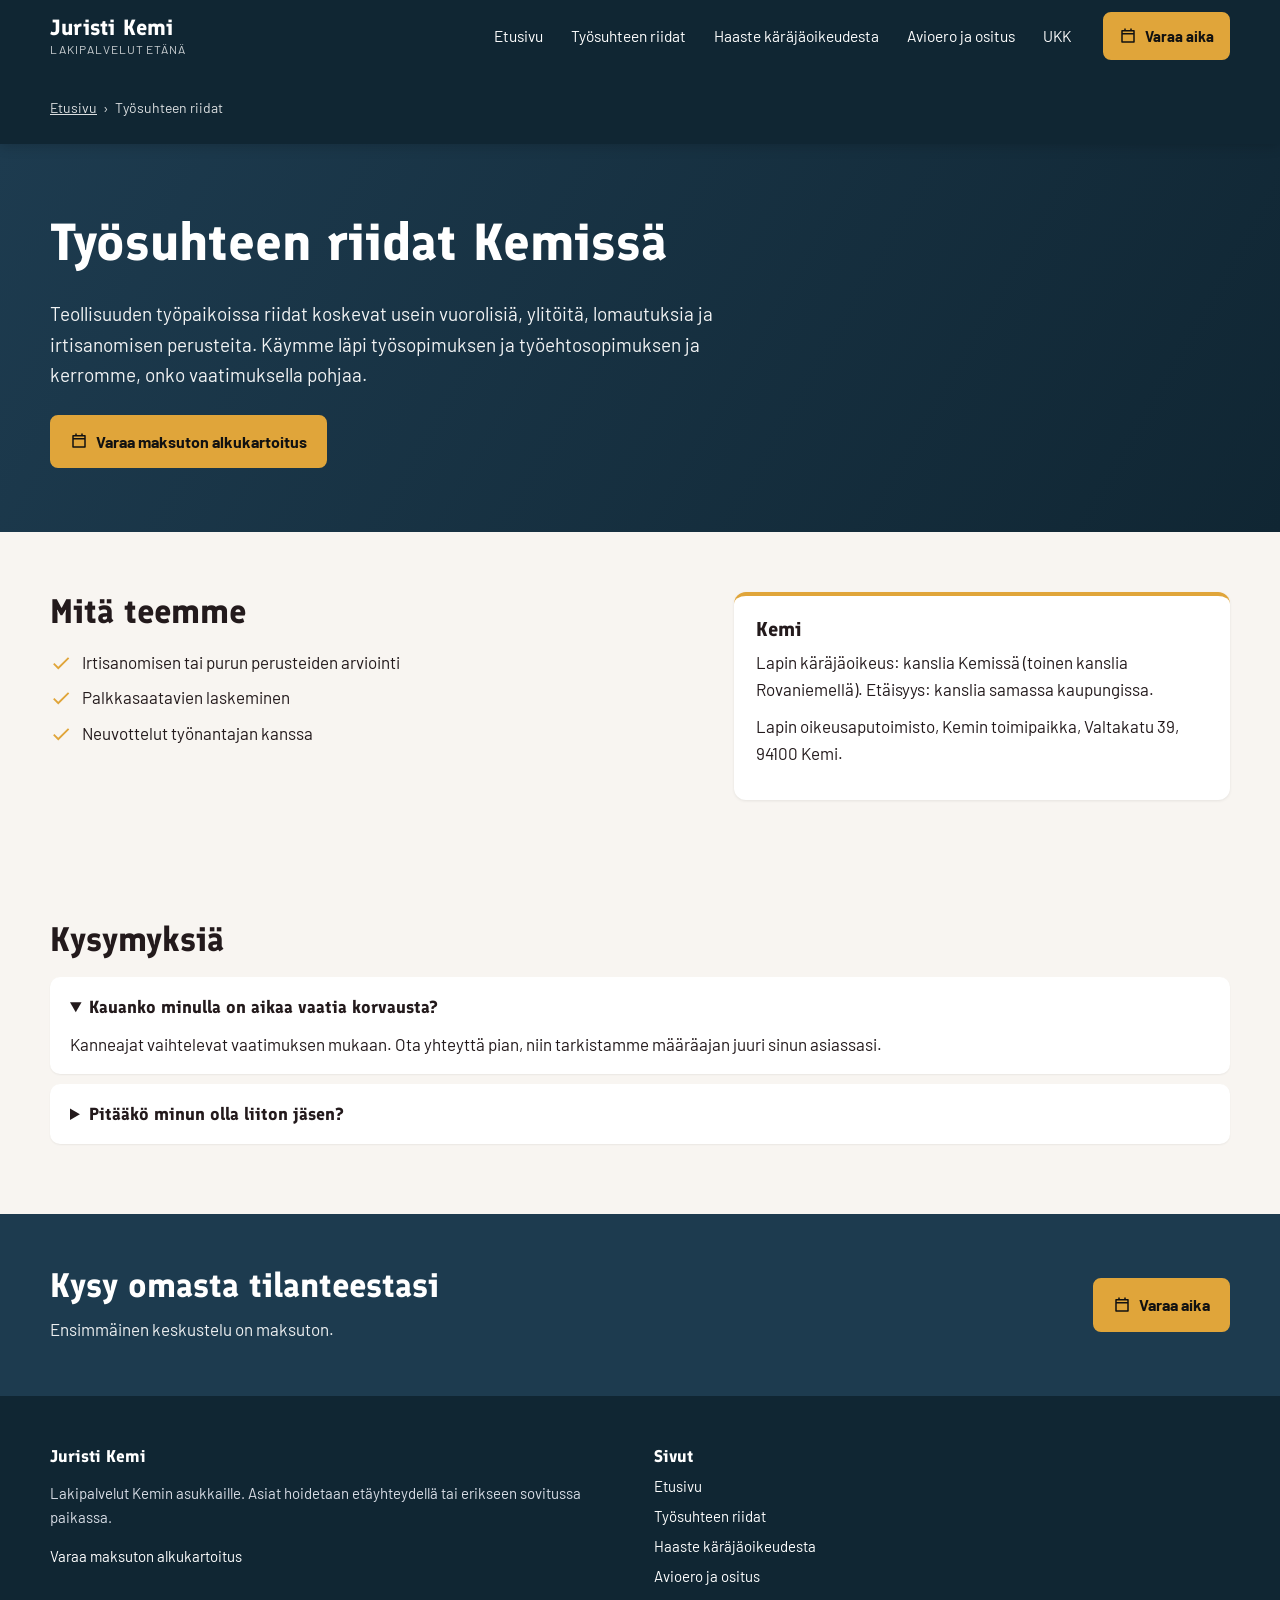
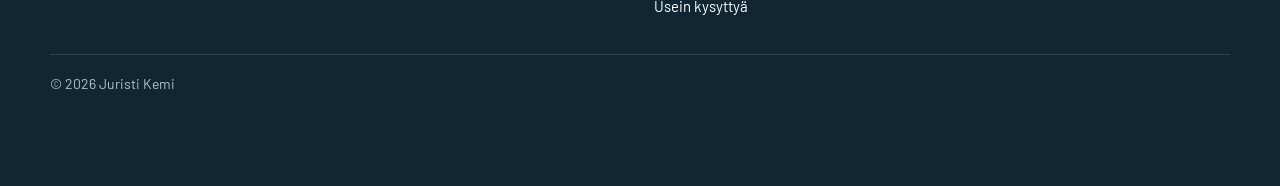
<file: tyosuhde/index.html>
<!doctype html>
<html lang="fi">
<head>
<meta charset="utf-8">
<meta name="viewport" content="width=device-width,initial-scale=1">
<title>Työsuhteen riidat Kemissä | Juristi Kemi</title>
<meta name="description" content="Teollisuuden työpaikoissa riidat koskevat usein vuorolisiä, ylitöitä, lomautuksia ja irtisanomisen perusteita. Varaa maksuton alkukartoitus.">
<meta name="robots" content="index,follow">
<link rel="canonical" href="https://arttu475-cpu.github.io/juristi-kemi/tyosuhde/">
<meta property="og:type" content="website">
<meta property="og:locale" content="fi_FI">
<meta property="og:site_name" content="Juristi Kemi">
<meta property="og:title" content="Työsuhteen riidat Kemissä | Juristi Kemi">
<meta property="og:description" content="Teollisuuden työpaikoissa riidat koskevat usein vuorolisiä, ylitöitä, lomautuksia ja irtisanomisen perusteita. Varaa maksuton alkukartoitus.">
<meta property="og:url" content="https://arttu475-cpu.github.io/juristi-kemi/tyosuhde/">
<meta name="theme-color" content="#102633">
<link rel="stylesheet" href="../_f/fontit.css">
<link rel="stylesheet" href="../_f/tyyli.css">
<script type="application/ld+json">{"@context":"https://schema.org","@graph":[{"@type":"WebSite","@id":"https://arttu475-cpu.github.io/juristi-kemi/#website","url":"https://arttu475-cpu.github.io/juristi-kemi/","name":"Juristi Kemi","inLanguage":"fi"},{"@type":"LegalService","@id":"https://arttu475-cpu.github.io/juristi-kemi/#palvelu","name":"Juristi Kemi","url":"https://arttu475-cpu.github.io/juristi-kemi/","description":"Juristi Kemi: työsuhderiidat, haasteet ja avioeron ositus etäpalveluna. Varaa maksuton alkukartoitus ajanvarauksesta.","areaServed":{"@type":"City","name":"Kemi","sameAs":"https://fi.wikipedia.org/wiki/Kemi"},"knowsAbout":["Työsuhteen riidat","Haaste käräjäoikeudesta","Avioero ja ositus"],"potentialAction":{"@type":"ReserveAction","name":"Varaa maksuton alkukartoitus","target":"https://calendly.com/lakiasiantoimisto-helsinki/lakitoimiston-alkukartoitus"}},{"@type":"WebPage","@id":"https://arttu475-cpu.github.io/juristi-kemi/tyosuhde/#webpage","url":"https://arttu475-cpu.github.io/juristi-kemi/tyosuhde/","name":"Työsuhteen riidat Kemissä | Juristi Kemi","description":"Teollisuuden työpaikoissa riidat koskevat usein vuorolisiä, ylitöitä, lomautuksia ja irtisanomisen perusteita. Varaa maksuton alkukartoitus.","inLanguage":"fi","isPartOf":{"@id":"https://arttu475-cpu.github.io/juristi-kemi/#website"},"about":{"@id":"https://arttu475-cpu.github.io/juristi-kemi/#palvelu"},"dateModified":"2026-11-04"},{"@type":"FAQPage","@id":"https://arttu475-cpu.github.io/juristi-kemi/tyosuhde/#ukk","mainEntity":[{"@type":"Question","name":"Kauanko minulla on aikaa vaatia korvausta?","acceptedAnswer":{"@type":"Answer","text":"Kanneajat vaihtelevat vaatimuksen mukaan. Ota yhteyttä pian, niin tarkistamme määräajan juuri sinun asiassasi."}},{"@type":"Question","name":"Pitääkö minun olla liiton jäsen?","acceptedAnswer":{"@type":"Answer","text":"Ei. Jos olet, selvitämme liiton oikeusturvan ensin."}}]},{"@type":"Service","name":"Työsuhteen riidat Kemissä","serviceType":"Työsuhteen riidat","provider":{"@id":"https://arttu475-cpu.github.io/juristi-kemi/#palvelu"},"areaServed":{"@type":"City","name":"Kemi"}},{"@type":"BreadcrumbList","itemListElement":[{"@type":"ListItem","position":1,"name":"Etusivu","item":"https://arttu475-cpu.github.io/juristi-kemi/"},{"@type":"ListItem","position":2,"name":"Työsuhteen riidat","item":"https://arttu475-cpu.github.io/juristi-kemi/tyosuhde/"}]}]}</script>
</head>
<body>
<header class="hd"><div class="w"><a class="brand" href="../"><b>Juristi Kemi</b><small>Lakipalvelut etänä</small></a><input type="checkbox" id="mt" class="mt" aria-label="Avaa valikko"><label for="mt" class="mtl">Valikko</label>
<nav class="nav" aria-label="Päävalikko"><a href="../">Etusivu</a><a href="../tyosuhde/">Työsuhteen riidat</a><a href="../haaste/">Haaste käräjäoikeudesta</a><a href="../avioero-ja-ositus/">Avioero ja ositus</a><a href="../ukk/">UKK</a></nav>
<a class="btn hbtn" href="https://calendly.com/lakiasiantoimisto-helsinki/lakitoimiston-alkukartoitus" target="_blank" rel="noopener"><svg viewBox="0 0 24 24" width="18" height="18" aria-hidden="true"><path fill="currentColor" d="M7 2h2v2h6V2h2v2h3a1 1 0 0 1 1 1v15a1 1 0 0 1-1 1H4a1 1 0 0 1-1-1V5a1 1 0 0 1 1-1h3zm12 8H5v9h14zM5 8h14V6H5z"/></svg>Varaa aika</a></div>
<div class="w"><nav class="crumb" aria-label="Murupolku"><ol><li><a href="../">Etusivu</a></li><li aria-current="page">Työsuhteen riidat</li></ol></nav></div></header>
<main>

<section class="hero"><div class="w"><div><h1>Työsuhteen riidat Kemissä</h1><p class="l">Teollisuuden työpaikoissa riidat koskevat usein vuorolisiä, ylitöitä, lomautuksia ja irtisanomisen perusteita. Käymme läpi työsopimuksen ja työehtosopimuksen ja kerromme, onko vaatimuksella pohjaa.</p><div class="napit"><a class="btn" href="https://calendly.com/lakiasiantoimisto-helsinki/lakitoimiston-alkukartoitus" target="_blank" rel="noopener"><svg viewBox="0 0 24 24" width="18" height="18" aria-hidden="true"><path fill="currentColor" d="M7 2h2v2h6V2h2v2h3a1 1 0 0 1 1 1v15a1 1 0 0 1-1 1H4a1 1 0 0 1-1-1V5a1 1 0 0 1 1-1h3zm12 8H5v9h14zM5 8h14V6H5z"/></svg>Varaa maksuton alkukartoitus</a></div></div></div></section>
<section class="sec"><div class="w two"><div><h2>Mitä teemme</h2><ul class="list"><li><svg viewBox="0 0 24 24" width="22" height="22" aria-hidden="true"><path fill="currentColor" d="M9 16.2 4.8 12l-1.4 1.4L9 19 21 7l-1.4-1.4z"/></svg><span>Irtisanomisen tai purun perusteiden arviointi</span></li><li><svg viewBox="0 0 24 24" width="22" height="22" aria-hidden="true"><path fill="currentColor" d="M9 16.2 4.8 12l-1.4 1.4L9 19 21 7l-1.4-1.4z"/></svg><span>Palkkasaatavien laskeminen</span></li><li><svg viewBox="0 0 24 24" width="22" height="22" aria-hidden="true"><path fill="currentColor" d="M9 16.2 4.8 12l-1.4 1.4L9 19 21 7l-1.4-1.4z"/></svg><span>Neuvottelut työnantajan kanssa</span></li></ul></div><div class="card"><h3>Kemi</h3><p>Lapin käräjäoikeus: kanslia Kemissä (toinen kanslia Rovaniemellä). Etäisyys: kanslia samassa kaupungissa.</p><p>Lapin oikeusaputoimisto, Kemin toimipaikka, Valtakatu 39, 94100 Kemi.</p></div></div></section>

<section class="sec"><div class="w"><div class="ukk"><h2>Kysymyksiä</h2><details open><summary>Kauanko minulla on aikaa vaatia korvausta?</summary><p>Kanneajat vaihtelevat vaatimuksen mukaan. Ota yhteyttä pian, niin tarkistamme määräajan juuri sinun asiassasi.</p></details>
<details><summary>Pitääkö minun olla liiton jäsen?</summary><p>Ei. Jos olet, selvitämme liiton oikeusturvan ensin.</p></details></div></div></section>
<section class="cta"><div class="w"><div><h2>Kysy omasta tilanteestasi</h2><p>Ensimmäinen keskustelu on maksuton.</p></div><div class="napit"><a class="btn" href="https://calendly.com/lakiasiantoimisto-helsinki/lakitoimiston-alkukartoitus" target="_blank" rel="noopener"><svg viewBox="0 0 24 24" width="18" height="18" aria-hidden="true"><path fill="currentColor" d="M7 2h2v2h6V2h2v2h3a1 1 0 0 1 1 1v15a1 1 0 0 1-1 1H4a1 1 0 0 1-1-1V5a1 1 0 0 1 1-1h3zm12 8H5v9h14zM5 8h14V6H5z"/></svg>Varaa aika</a></div></div></section>
</main>
<footer class="ft"><div class="w"><div class="cols">
<div><h3>Juristi Kemi</h3><p>Lakipalvelut Kemin asukkaille. Asiat hoidetaan etäyhteydellä tai erikseen sovitussa paikassa.</p><p><a href="https://calendly.com/lakiasiantoimisto-helsinki/lakitoimiston-alkukartoitus" target="_blank" rel="noopener">Varaa maksuton alkukartoitus</a></p></div>
<div><h3>Sivut</h3><ul><li><a href="../">Etusivu</a></li><li><a href="../tyosuhde/">Työsuhteen riidat</a></li><li><a href="../haaste/">Haaste käräjäoikeudesta</a></li><li><a href="../avioero-ja-ositus/">Avioero ja ositus</a></li><li><a href="../ukk/">Usein kysyttyä</a></li></ul></div>
</div><div class="pohja">© 2026 Juristi Kemi</div></div></footer>
<div class="palkki"><a class="btn o" style="color:#fff" href="https://calendly.com/lakiasiantoimisto-helsinki/lakitoimiston-alkukartoitus" target="_blank" rel="noopener"><svg viewBox="0 0 24 24" width="18" height="18" aria-hidden="true"><path fill="currentColor" d="M7 2h2v2h6V2h2v2h3a1 1 0 0 1 1 1v15a1 1 0 0 1-1 1H4a1 1 0 0 1-1-1V5a1 1 0 0 1 1-1h3zm12 8H5v9h14zM5 8h14V6H5z"/></svg>Varaa maksuton alkukartoitus</a></div>
</body>
</html>
</file>
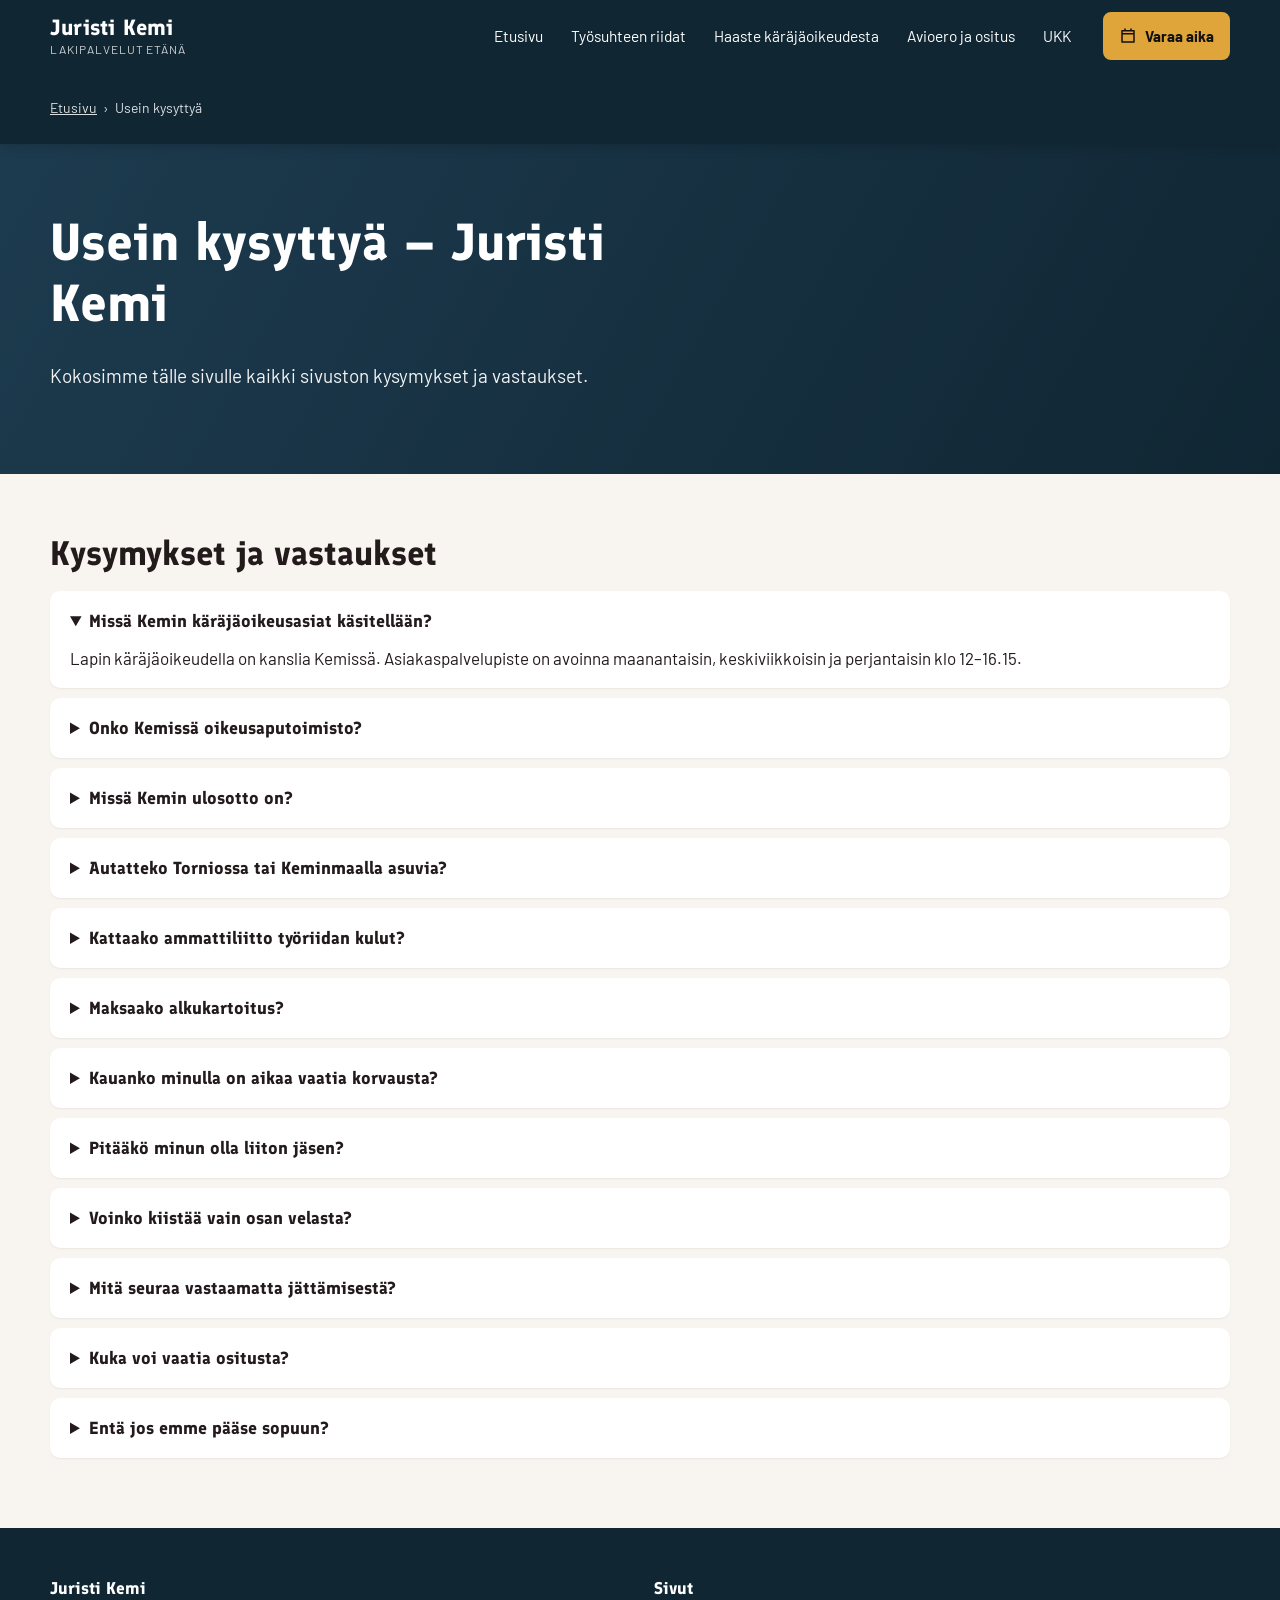
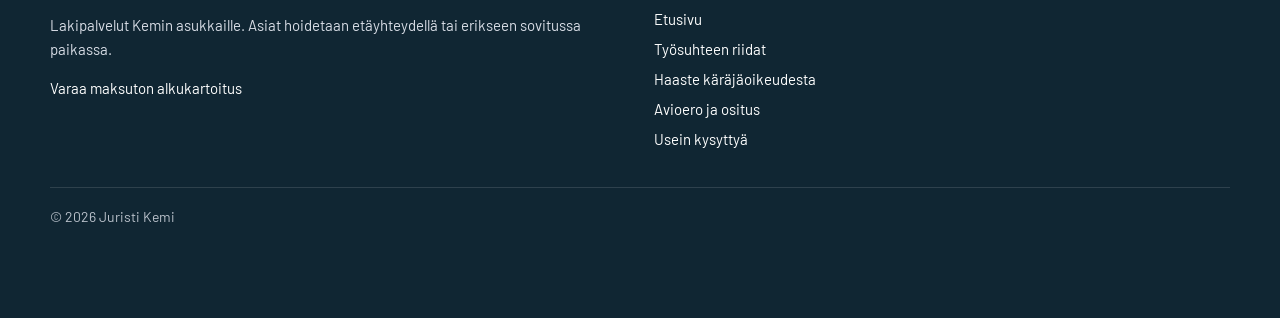
<file: ukk/index.html>
<!doctype html>
<html lang="fi">
<head>
<meta charset="utf-8">
<meta name="viewport" content="width=device-width,initial-scale=1">
<title>Usein kysyttyä | Juristi Kemi</title>
<meta name="description" content="Vastauksia Kemin asukkaiden kysymyksiin perinnöstä, riidoista ja viranomaisista.">
<meta name="robots" content="index,follow">
<link rel="canonical" href="https://arttu475-cpu.github.io/juristi-kemi/ukk/">
<meta property="og:type" content="website">
<meta property="og:locale" content="fi_FI">
<meta property="og:site_name" content="Juristi Kemi">
<meta property="og:title" content="Usein kysyttyä | Juristi Kemi">
<meta property="og:description" content="Vastauksia Kemin asukkaiden kysymyksiin perinnöstä, riidoista ja viranomaisista.">
<meta property="og:url" content="https://arttu475-cpu.github.io/juristi-kemi/ukk/">
<meta name="theme-color" content="#102633">
<link rel="stylesheet" href="../_f/fontit.css">
<link rel="stylesheet" href="../_f/tyyli.css">
<script type="application/ld+json">{"@context":"https://schema.org","@graph":[{"@type":"WebSite","@id":"https://arttu475-cpu.github.io/juristi-kemi/#website","url":"https://arttu475-cpu.github.io/juristi-kemi/","name":"Juristi Kemi","inLanguage":"fi"},{"@type":"LegalService","@id":"https://arttu475-cpu.github.io/juristi-kemi/#palvelu","name":"Juristi Kemi","url":"https://arttu475-cpu.github.io/juristi-kemi/","description":"Juristi Kemi: työsuhderiidat, haasteet ja avioeron ositus etäpalveluna. Varaa maksuton alkukartoitus ajanvarauksesta.","areaServed":{"@type":"City","name":"Kemi","sameAs":"https://fi.wikipedia.org/wiki/Kemi"},"knowsAbout":["Työsuhteen riidat","Haaste käräjäoikeudesta","Avioero ja ositus"],"potentialAction":{"@type":"ReserveAction","name":"Varaa maksuton alkukartoitus","target":"https://calendly.com/lakiasiantoimisto-helsinki/lakitoimiston-alkukartoitus"}},{"@type":"WebPage","@id":"https://arttu475-cpu.github.io/juristi-kemi/ukk/#webpage","url":"https://arttu475-cpu.github.io/juristi-kemi/ukk/","name":"Usein kysyttyä | Juristi Kemi","description":"Vastauksia Kemin asukkaiden kysymyksiin perinnöstä, riidoista ja viranomaisista.","inLanguage":"fi","isPartOf":{"@id":"https://arttu475-cpu.github.io/juristi-kemi/#website"},"about":{"@id":"https://arttu475-cpu.github.io/juristi-kemi/#palvelu"},"dateModified":"2026-11-04"},{"@type":"FAQPage","@id":"https://arttu475-cpu.github.io/juristi-kemi/ukk/#ukk","mainEntity":[{"@type":"Question","name":"Missä Kemin käräjäoikeusasiat käsitellään?","acceptedAnswer":{"@type":"Answer","text":"Lapin käräjäoikeudella on kanslia Kemissä. Asiakaspalvelupiste on avoinna maanantaisin, keskiviikkoisin ja perjantaisin klo 12–16.15."}},{"@type":"Question","name":"Onko Kemissä oikeusaputoimisto?","acceptedAnswer":{"@type":"Answer","text":"On. Lapin oikeusaputoimiston Kemin toimipaikka on Valtakadulla."}},{"@type":"Question","name":"Missä Kemin ulosotto on?","acceptedAnswer":{"@type":"Answer","text":"Ulosottolaitoksen Kemin toimipaikka on osoitteessa Valtakatu 28."}},{"@type":"Question","name":"Autatteko Torniossa tai Keminmaalla asuvia?","acceptedAnswer":{"@type":"Answer","text":"Kyllä, palvelu on etäpalvelua eikä riipu asuinkunnasta."}},{"@type":"Question","name":"Kattaako ammattiliitto työriidan kulut?","acceptedAnswer":{"@type":"Answer","text":"Jos kuulut liittoon, selvitämme ensin, kattaako liiton oikeusturva asian."}},{"@type":"Question","name":"Maksaako alkukartoitus?","acceptedAnswer":{"@type":"Answer","text":"Ei. Saat siinä arvion jatkosta ja kuluista."}},{"@type":"Question","name":"Kauanko minulla on aikaa vaatia korvausta?","acceptedAnswer":{"@type":"Answer","text":"Kanneajat vaihtelevat vaatimuksen mukaan. Ota yhteyttä pian, niin tarkistamme määräajan juuri sinun asiassasi."}},{"@type":"Question","name":"Pitääkö minun olla liiton jäsen?","acceptedAnswer":{"@type":"Answer","text":"Ei. Jos olet, selvitämme liiton oikeusturvan ensin."}},{"@type":"Question","name":"Voinko kiistää vain osan velasta?","acceptedAnswer":{"@type":"Answer","text":"Voit. Vastauksessa ilmoitetaan, mitkä vaatimukset myönnetään ja mitkä kiistetään perusteineen (OK 5:10)."}},{"@type":"Question","name":"Mitä seuraa vastaamatta jättämisestä?","acceptedAnswer":{"@type":"Answer","text":"Kanne hyväksytään yleensä yksipuolisella tuomiolla (OK 5:13)."}},{"@type":"Question","name":"Kuka voi vaatia ositusta?","acceptedAnswer":{"@type":"Answer","text":"Puoliso tai kuolleen puolison perillinen, kun eroasia on vireillä tai liitto on purkautunut (avioliittolaki 85 §)."}},{"@type":"Question","name":"Entä jos emme pääse sopuun?","acceptedAnswer":{"@type":"Answer","text":"Käräjäoikeus voi määrätä pesänjakajan toimittamaan osituksen."}}]},{"@type":"BreadcrumbList","itemListElement":[{"@type":"ListItem","position":1,"name":"Etusivu","item":"https://arttu475-cpu.github.io/juristi-kemi/"},{"@type":"ListItem","position":2,"name":"Usein kysyttyä","item":"https://arttu475-cpu.github.io/juristi-kemi/ukk/"}]}]}</script>
</head>
<body>
<header class="hd"><div class="w"><a class="brand" href="../"><b>Juristi Kemi</b><small>Lakipalvelut etänä</small></a><input type="checkbox" id="mt" class="mt" aria-label="Avaa valikko"><label for="mt" class="mtl">Valikko</label>
<nav class="nav" aria-label="Päävalikko"><a href="../">Etusivu</a><a href="../tyosuhde/">Työsuhteen riidat</a><a href="../haaste/">Haaste käräjäoikeudesta</a><a href="../avioero-ja-ositus/">Avioero ja ositus</a><a href="../ukk/">UKK</a></nav>
<a class="btn hbtn" href="https://calendly.com/lakiasiantoimisto-helsinki/lakitoimiston-alkukartoitus" target="_blank" rel="noopener"><svg viewBox="0 0 24 24" width="18" height="18" aria-hidden="true"><path fill="currentColor" d="M7 2h2v2h6V2h2v2h3a1 1 0 0 1 1 1v15a1 1 0 0 1-1 1H4a1 1 0 0 1-1-1V5a1 1 0 0 1 1-1h3zm12 8H5v9h14zM5 8h14V6H5z"/></svg>Varaa aika</a></div>
<div class="w"><nav class="crumb" aria-label="Murupolku"><ol><li><a href="../">Etusivu</a></li><li aria-current="page">Usein kysyttyä</li></ol></nav></div></header>
<main>

<section class="hero"><div class="w"><div><h1>Usein kysyttyä – Juristi Kemi</h1><p class="l">Kokosimme tälle sivulle kaikki sivuston kysymykset ja vastaukset.</p></div></div></section>
<section class="sec"><div class="w"><div class="ukk"><h2>Kysymykset ja vastaukset</h2><details open><summary>Missä Kemin käräjäoikeusasiat käsitellään?</summary><p>Lapin käräjäoikeudella on kanslia Kemissä. Asiakaspalvelupiste on avoinna maanantaisin, keskiviikkoisin ja perjantaisin klo 12–16.15.</p></details>
<details><summary>Onko Kemissä oikeusaputoimisto?</summary><p>On. Lapin oikeusaputoimiston Kemin toimipaikka on Valtakadulla.</p></details>
<details><summary>Missä Kemin ulosotto on?</summary><p>Ulosottolaitoksen Kemin toimipaikka on osoitteessa Valtakatu 28.</p></details>
<details><summary>Autatteko Torniossa tai Keminmaalla asuvia?</summary><p>Kyllä, palvelu on etäpalvelua eikä riipu asuinkunnasta.</p></details>
<details><summary>Kattaako ammattiliitto työriidan kulut?</summary><p>Jos kuulut liittoon, selvitämme ensin, kattaako liiton oikeusturva asian.</p></details>
<details><summary>Maksaako alkukartoitus?</summary><p>Ei. Saat siinä arvion jatkosta ja kuluista.</p></details>
<details><summary>Kauanko minulla on aikaa vaatia korvausta?</summary><p>Kanneajat vaihtelevat vaatimuksen mukaan. Ota yhteyttä pian, niin tarkistamme määräajan juuri sinun asiassasi.</p></details>
<details><summary>Pitääkö minun olla liiton jäsen?</summary><p>Ei. Jos olet, selvitämme liiton oikeusturvan ensin.</p></details>
<details><summary>Voinko kiistää vain osan velasta?</summary><p>Voit. Vastauksessa ilmoitetaan, mitkä vaatimukset myönnetään ja mitkä kiistetään perusteineen (OK 5:10).</p></details>
<details><summary>Mitä seuraa vastaamatta jättämisestä?</summary><p>Kanne hyväksytään yleensä yksipuolisella tuomiolla (OK 5:13).</p></details>
<details><summary>Kuka voi vaatia ositusta?</summary><p>Puoliso tai kuolleen puolison perillinen, kun eroasia on vireillä tai liitto on purkautunut (avioliittolaki 85 §).</p></details>
<details><summary>Entä jos emme pääse sopuun?</summary><p>Käräjäoikeus voi määrätä pesänjakajan toimittamaan osituksen.</p></details></div></div></section>
</main>
<footer class="ft"><div class="w"><div class="cols">
<div><h3>Juristi Kemi</h3><p>Lakipalvelut Kemin asukkaille. Asiat hoidetaan etäyhteydellä tai erikseen sovitussa paikassa.</p><p><a href="https://calendly.com/lakiasiantoimisto-helsinki/lakitoimiston-alkukartoitus" target="_blank" rel="noopener">Varaa maksuton alkukartoitus</a></p></div>
<div><h3>Sivut</h3><ul><li><a href="../">Etusivu</a></li><li><a href="../tyosuhde/">Työsuhteen riidat</a></li><li><a href="../haaste/">Haaste käräjäoikeudesta</a></li><li><a href="../avioero-ja-ositus/">Avioero ja ositus</a></li><li><a href="../ukk/">Usein kysyttyä</a></li></ul></div>
</div><div class="pohja">© 2026 Juristi Kemi</div></div></footer>
<div class="palkki"><a class="btn o" style="color:#fff" href="https://calendly.com/lakiasiantoimisto-helsinki/lakitoimiston-alkukartoitus" target="_blank" rel="noopener"><svg viewBox="0 0 24 24" width="18" height="18" aria-hidden="true"><path fill="currentColor" d="M7 2h2v2h6V2h2v2h3a1 1 0 0 1 1 1v15a1 1 0 0 1-1 1H4a1 1 0 0 1-1-1V5a1 1 0 0 1 1-1h3zm12 8H5v9h14zM5 8h14V6H5z"/></svg>Varaa maksuton alkukartoitus</a></div>
</body>
</html>
</file>
<file: _f/fontit.css>
@font-face {
  font-family: 'Barlow';
  font-style: normal;
  font-weight: 300;
  font-display: swap;
  src: url('Barlow-300-normal.woff2') format('woff2');
  unicode-range: U+0000-00FF, U+0131, U+0152-0153, U+02BB-02BC, U+02C6, U+02DA, U+02DC, U+0304, U+0308, U+0329, U+2000-206F, U+20AC, U+2122, U+2191, U+2193, U+2212, U+2215, U+FEFF, U+FFFD;
}
@font-face {
  font-family: 'Barlow';
  font-style: normal;
  font-weight: 400;
  font-display: swap;
  src: url('Barlow-400-normal.woff2') format('woff2');
  unicode-range: U+0000-00FF, U+0131, U+0152-0153, U+02BB-02BC, U+02C6, U+02DA, U+02DC, U+0304, U+0308, U+0329, U+2000-206F, U+20AC, U+2122, U+2191, U+2193, U+2212, U+2215, U+FEFF, U+FFFD;
}
@font-face {
  font-family: 'Barlow';
  font-style: normal;
  font-weight: 500;
  font-display: swap;
  src: url('Barlow-500-normal.woff2') format('woff2');
  unicode-range: U+0000-00FF, U+0131, U+0152-0153, U+02BB-02BC, U+02C6, U+02DA, U+02DC, U+0304, U+0308, U+0329, U+2000-206F, U+20AC, U+2122, U+2191, U+2193, U+2212, U+2215, U+FEFF, U+FFFD;
}
@font-face {
  font-family: 'Barlow';
  font-style: normal;
  font-weight: 700;
  font-display: swap;
  src: url('Barlow-700-normal.woff2') format('woff2');
  unicode-range: U+0000-00FF, U+0131, U+0152-0153, U+02BB-02BC, U+02C6, U+02DA, U+02DC, U+0304, U+0308, U+0329, U+2000-206F, U+20AC, U+2122, U+2191, U+2193, U+2212, U+2215, U+FEFF, U+FFFD;
}
@font-face {
  font-family: 'Finlandica';
  font-style: italic;
  font-weight: 700;
  font-display: swap;
  src: url('Finlandica-700-italic.woff2') format('woff2');
  unicode-range: U+0000-00FF, U+0131, U+0152-0153, U+02BB-02BC, U+02C6, U+02DA, U+02DC, U+0304, U+0308, U+0329, U+2000-206F, U+20AC, U+2122, U+2191, U+2193, U+2212, U+2215, U+FEFF, U+FFFD;
}
@font-face {
  font-family: 'Finlandica';
  font-style: normal;
  font-weight: 400;
  font-display: swap;
  src: url('Finlandica-400-normal.woff2') format('woff2');
  unicode-range: U+0000-00FF, U+0131, U+0152-0153, U+02BB-02BC, U+02C6, U+02DA, U+02DC, U+0304, U+0308, U+0329, U+2000-206F, U+20AC, U+2122, U+2191, U+2193, U+2212, U+2215, U+FEFF, U+FFFD;
}
@font-face {
  font-family: 'Finlandica';
  font-style: normal;
  font-weight: 500;
  font-display: swap;
  src: url('Finlandica-500-normal.woff2') format('woff2');
  unicode-range: U+0000-00FF, U+0131, U+0152-0153, U+02BB-02BC, U+02C6, U+02DA, U+02DC, U+0304, U+0308, U+0329, U+2000-206F, U+20AC, U+2122, U+2191, U+2193, U+2212, U+2215, U+FEFF, U+FFFD;
}
@font-face {
  font-family: 'Finlandica';
  font-style: normal;
  font-weight: 700;
  font-display: swap;
  src: url('Finlandica-700-normal.woff2') format('woff2');
  unicode-range: U+0000-00FF, U+0131, U+0152-0153, U+02BB-02BC, U+02C6, U+02DA, U+02DC, U+0304, U+0308, U+0329, U+2000-206F, U+20AC, U+2122, U+2191, U+2193, U+2212, U+2215, U+FEFF, U+FFFD;
}
</file>
<file: _f/tyyli.css>
:root{--p:#1d3b4f;--p2:#102633;--a:#e0a53a;--bg:#f8f5f1;--ink:#231a1c;--soft:#f1e7e4;--fh:'Finlandica', system-ui, sans-serif;--fb:'Barlow', system-ui, sans-serif}
*{box-sizing:border-box}html{scroll-padding-top:90px}body{margin:0;background:var(--bg);color:var(--ink);font-family:var(--fb);font-size:17px;line-height:1.6;-webkit-text-size-adjust:100%}
a{color:var(--p)}img,svg{max-width:100%}h1,h2,h3{font-family:var(--fh);line-height:1.18;margin:0 0 .5em;overflow-wrap:break-word;hyphens:auto}
h1{font-size:clamp(30px,4.4vw,52px)}h2{font-size:clamp(24px,2.8vw,34px)}h3{font-size:20px}
.w{width:min(1180px,calc(100% - 40px));margin:0 auto}
.hd{position:sticky;top:0;z-index:50;background:var(--p2);color:#fff;box-shadow:0 2px 12px rgba(0,0,0,.18)}
.hd .w{display:flex;align-items:center;gap:20px;min-height:72px}
.brand{color:#fff;text-decoration:none;display:flex;flex-direction:column;line-height:1.1;min-width:0}
.brand b{font-family:var(--fh);font-size:22px;letter-spacing:.01em}.brand small{font-size:12px;letter-spacing:.08em;text-transform:uppercase;opacity:.78;margin-top:3px}
.nav{margin-left:auto;display:flex;align-items:center;gap:4px}
.nav>a,.dd>span{color:#fff;text-decoration:none;padding:10px 12px;border-radius:6px;font-size:15.5px;cursor:pointer;display:block}
.nav>a:hover,.dd:hover>span{background:rgba(255,255,255,.1)}
.dd{position:relative}.dd .m{display:none;position:absolute;top:100%;left:0;background:#fff;min-width:250px;border-radius:8px;box-shadow:0 12px 30px rgba(0,0,0,.2);padding:8px}
.dd:hover .m,.dd:focus-within .m{display:block}.dd .m a{display:block;color:var(--ink);text-decoration:none;padding:8px 12px;border-radius:6px;font-size:15px}.dd .m a:hover{background:var(--soft)}
.btn{display:inline-flex;align-items:center;gap:8px;background:var(--a);color:#111;font-weight:700;text-decoration:none;padding:12px 18px;border-radius:8px;border:2px solid var(--a);font-size:16px;white-space:nowrap}
.btn.o{background:transparent;color:inherit;border-color:currentColor}.btn:hover{filter:brightness(1.06)}
.hd .btn{padding:10px 14px;font-size:15px}
.mt{display:none}.mtl{display:none}
.hero{background:linear-gradient(120deg,var(--p) 0%,var(--p2) 100%);color:#fff;padding:68px 0 64px}
.hero .w{display:grid;grid-template-columns:1.35fr .9fr;gap:40px;align-items:center}
.hero p.l{font-size:19px;max-width:680px;opacity:.94}.hero .napit{display:flex;gap:12px;flex-wrap:wrap;margin-top:24px}
.hero .kortti{background:rgba(255,255,255,.08);border:1px solid rgba(255,255,255,.18);border-radius:14px;padding:24px}
.hero .kortti li{margin:6px 0}.hero .kortti ul{padding-left:20px;margin:8px 0 0}

.crumb{font-size:14px;padding:14px 0;color:#fff;opacity:.85}.crumb a{color:#fff}
.sec{padding:60px 0}.sec.alt{background:var(--soft)}.sec .lead{max-width:780px;font-size:18px}
.grid{display:grid;grid-template-columns:repeat(auto-fill,minmax(300px,1fr));gap:20px;margin-top:24px}
.card{background:#fff;border-radius:12px;padding:22px;box-shadow:0 1px 3px rgba(0,0,0,.08);border-top:4px solid var(--a)}
.card h3{margin-bottom:.35em}.card p{margin:0 0 .6em}.card a.more{font-weight:700;text-decoration:none}
.steps{counter-reset:s;display:grid;grid-template-columns:repeat(auto-fit,minmax(220px,1fr));gap:20px;margin-top:20px}
.steps div{background:#fff;border-radius:12px;padding:20px 20px 20px 64px;position:relative}
.steps div:before{counter-increment:s;content:counter(s);position:absolute;left:18px;top:18px;width:32px;height:32px;border-radius:50%;background:var(--p);color:#fff;display:grid;place-items:center;font-weight:700}
.two{display:grid;grid-template-columns:1.3fr 1fr;gap:40px;align-items:start}
.list{padding-left:0;list-style:none}.list li{display:flex;gap:10px;margin:8px 0}.list li svg{color:var(--a);flex:none;margin-top:3px}
.esim{background:#fff;border-left:5px solid var(--a);padding:18px 22px;border-radius:8px;margin:16px 0}
.ukk details{background:#fff;border-radius:10px;padding:16px 20px;margin:10px 0;box-shadow:0 1px 2px rgba(0,0,0,.06)}
.ukk summary{cursor:pointer;font-weight:700;font-size:17.5px;font-family:var(--fh)}.ukk details p{margin:10px 0 0}
.cta{background:var(--p);color:#fff;padding:52px 0}.cta .w{display:flex;justify-content:space-between;align-items:center;gap:24px;flex-wrap:wrap}.cta h2{margin:0 0 .3em}.cta p{margin:0;max-width:640px;opacity:.92}.cta .napit{display:flex;gap:12px;flex-wrap:wrap}
.tags{display:flex;flex-wrap:wrap;gap:10px;margin-top:16px}.tags a{background:#fff;border:1px solid rgba(0,0,0,.1);padding:8px 14px;border-radius:30px;text-decoration:none;font-size:15px}
.ft{background:var(--p2);color:#d8dde6;padding:50px 0 90px;font-size:15px}.ft a{color:#fff;text-decoration:none}.ft a:hover{text-decoration:underline}
.ft .cols{display:grid;grid-template-columns:repeat(auto-fit,minmax(200px,1fr));gap:28px}.ft h3{color:#fff;font-size:17px}.ft ul{list-style:none;padding:0;margin:0}.ft li{margin:6px 0}
.ft .pohja{border-top:1px solid rgba(255,255,255,.15);margin-top:30px;padding-top:18px;font-size:14px;opacity:.85}
.palkki{display:none}
@media(max-width:1060px){.nav{display:none;position:absolute;top:100%;left:0;right:0;background:var(--p2);flex-direction:column;align-items:stretch;padding:10px 20px 20px;gap:0;max-height:calc(100vh - 72px);overflow:auto}
.mt:checked~.nav{display:flex}.mtl{display:block;margin-left:auto;color:#fff;font-size:15px;border:1px solid rgba(255,255,255,.4);border-radius:6px;padding:8px 12px;cursor:pointer}
.dd .m{display:block;position:static;box-shadow:none;background:transparent;padding:0 0 0 12px;min-width:0}.dd .m a{color:#d8dde6}.dd .m a:hover{background:rgba(255,255,255,.08)}
.hd .hbtn{display:none}.hero .w,.two{grid-template-columns:1fr}
.palkki{display:flex;position:fixed;left:0;right:0;bottom:0;z-index:60;gap:8px;padding:10px;background:var(--p2);box-shadow:0 -2px 10px rgba(0,0,0,.2)}.palkki a{flex:1;justify-content:center}}
@media(max-width:600px){body{font-size:16px}.brand b{font-size:18px}.brand small{font-size:10.5px}.sec{padding:44px 0}.hero{padding:44px 0}.hero p.l{font-size:17px}.btn{white-space:normal}.w{width:calc(100% - 32px)}}

.fakta{display:grid;grid-template-columns:repeat(auto-fill,minmax(320px,1fr));gap:16px;margin-top:22px}.fakta div{background:#fff;border-radius:10px;padding:16px 18px;box-shadow:0 1px 3px rgba(0,0,0,.08)}.fakta b{display:block;font-family:var(--fh);margin-bottom:4px}.lahteet{font-size:14px;opacity:.85}.lahteet a{word-break:break-all}.crumb ol{list-style:none;margin:0;padding:0;display:flex;flex-wrap:wrap;gap:6px}.crumb li+li:before{content:"›";margin-right:6px}
</file>
